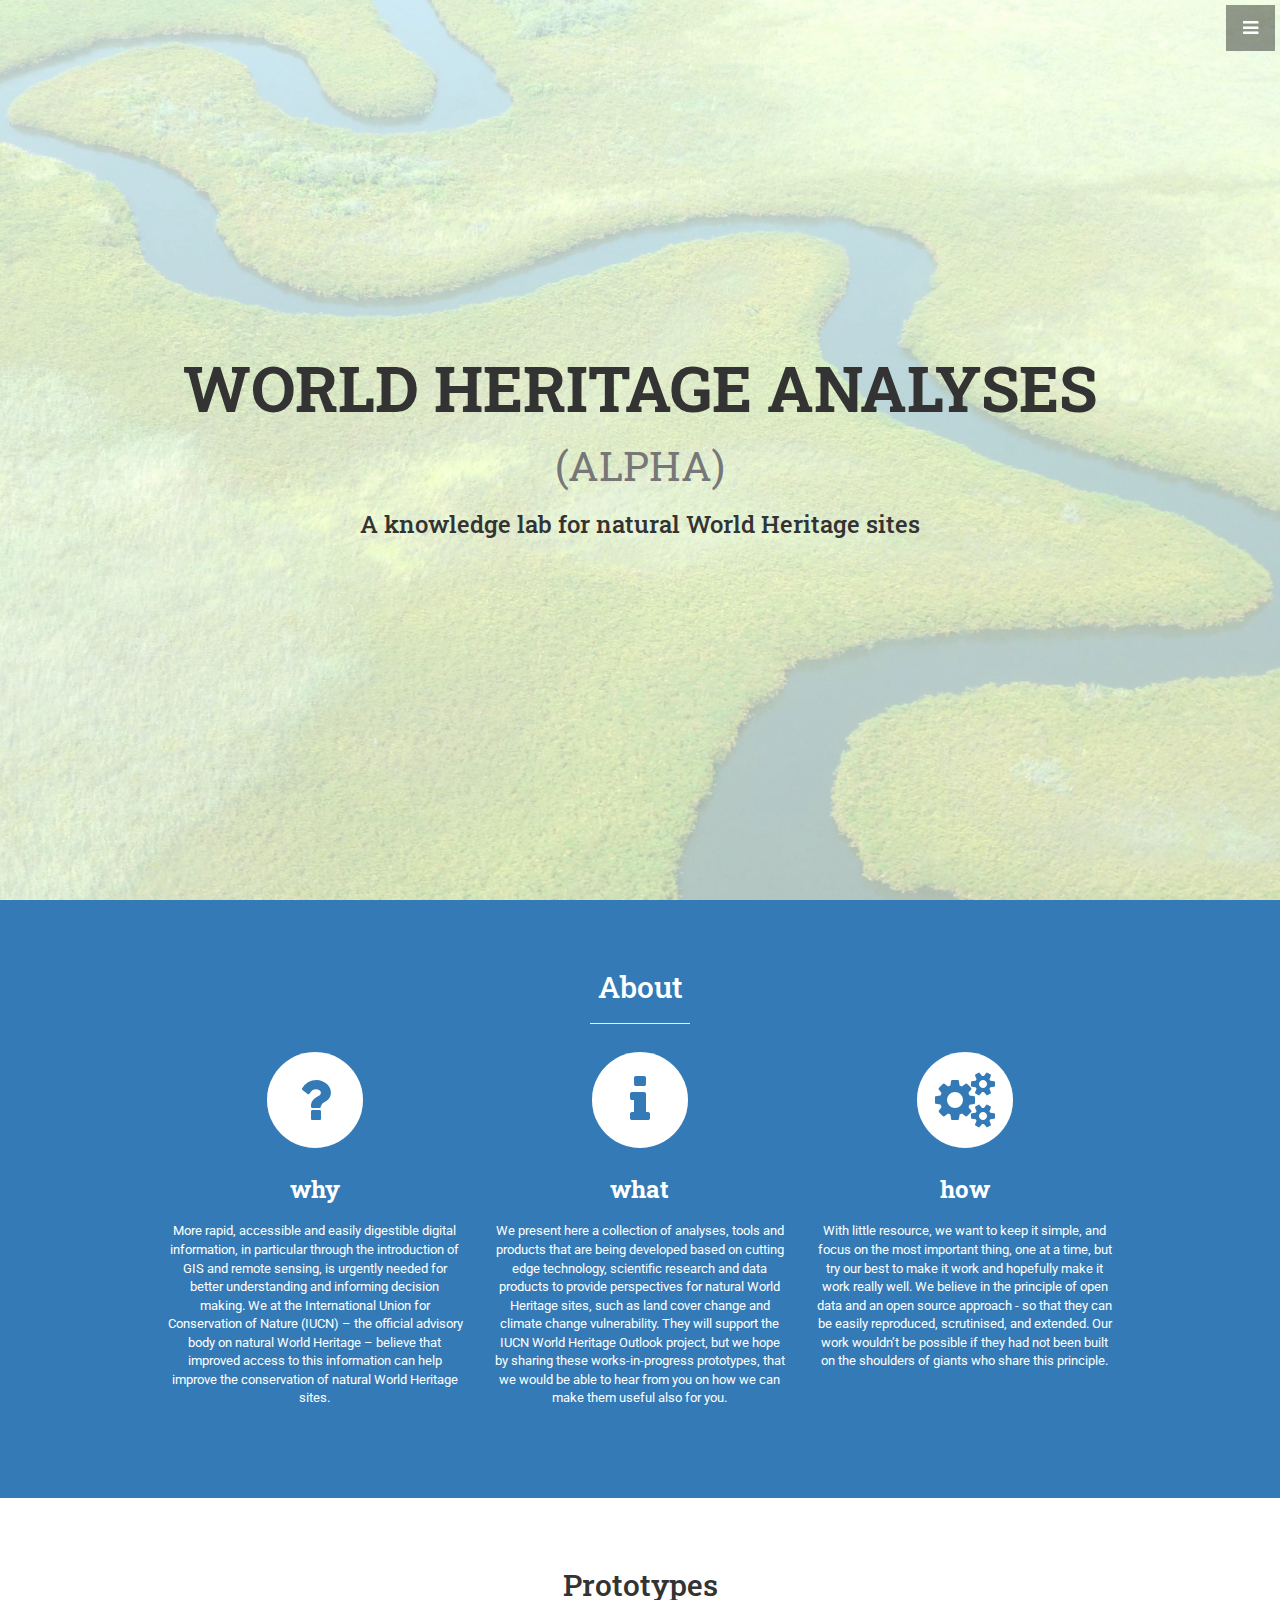
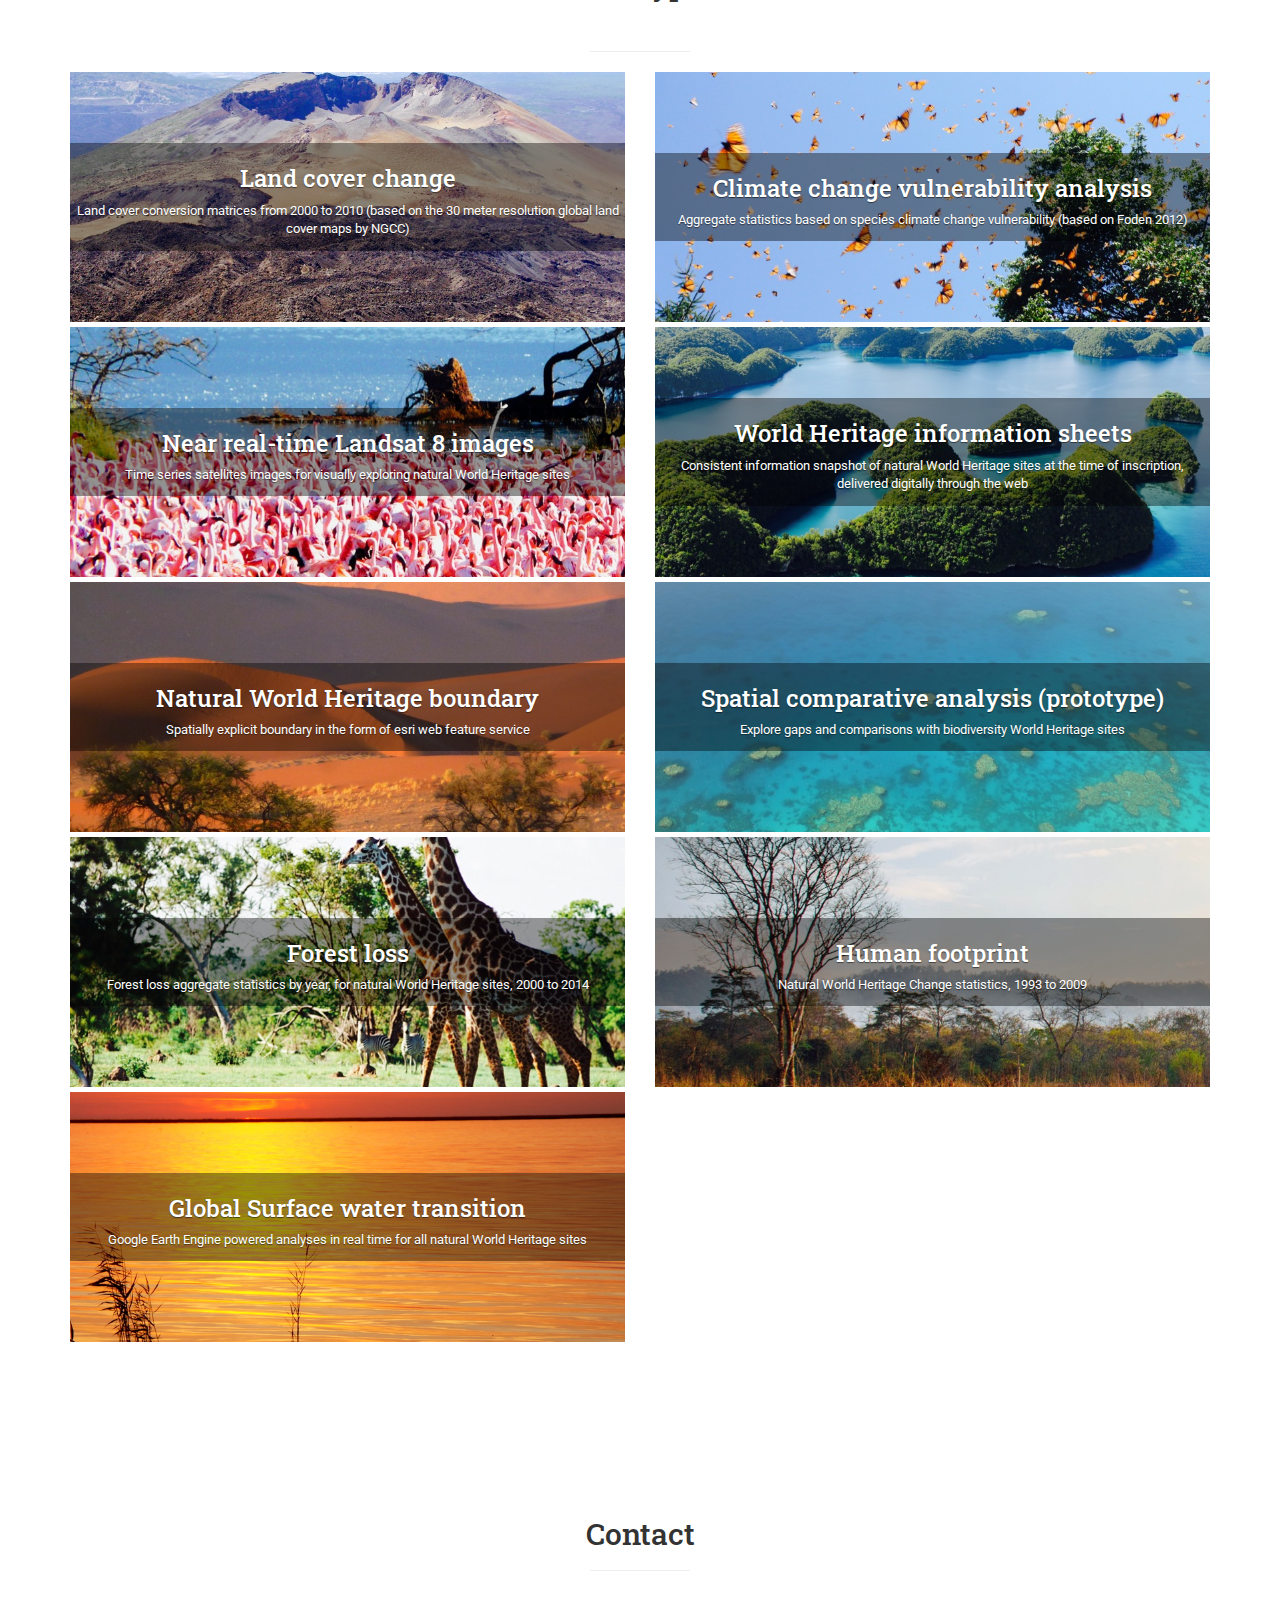
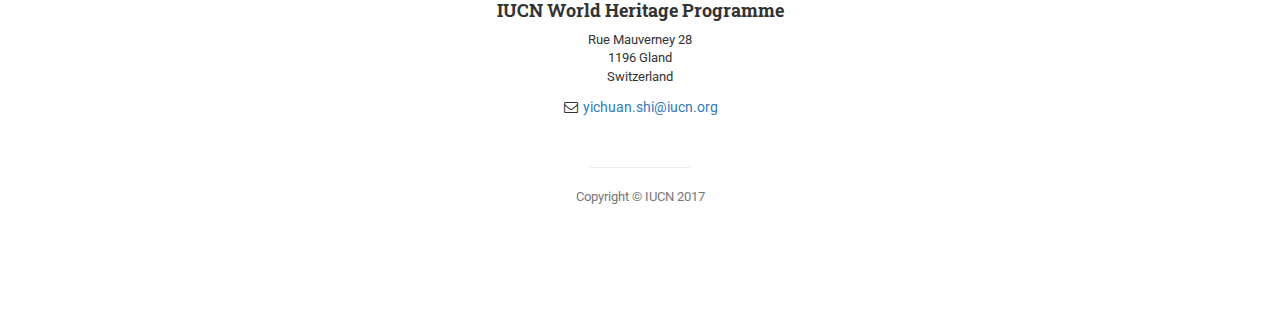
<file: index.html>
<!DOCTYPE html>
<html lang="en">

<head>
    <meta charset="utf-8">
    <meta http-equiv="X-UA-Compatible" content="IE=edge">
    <meta name="viewport" content="width=device-width, initial-scale=1">
    <meta name="description" content="">
    <meta name="author" content="">
    <title>World Heritage Analyses</title>
    <!-- Bootstrap Core CSS -->
    <link href="css/bootstrap.min.css" rel="stylesheet">
    <!-- Custom CSS -->
    <link href="css/stylish-portfolio.css" rel="stylesheet">
    <!-- Custom Fonts -->
    <link href="font-awesome/css/font-awesome.min.css" rel="stylesheet" type="text/css">
    <link href="https://fonts.googleapis.com/css?family=Roboto" rel="stylesheet">
    <link href="https://fonts.googleapis.com/css?family=Roboto+Slab" rel="stylesheet">
    <!-- HTML5 Shim and Respond.js IE8 support of HTML5 elements and media queries -->
    <!-- WARNING: Respond.js doesn't work if you view the page via file:// -->
    <!--[if lt IE 9]>
        <script src="https://oss.maxcdn.com/libs/html5shiv/3.7.0/html5shiv.js"></script>
        <script src="https://oss.maxcdn.com/libs/respond.js/1.4.2/respond.min.js"></script>
    <![endif]-->
    <style type="text/css">
    h1,
    h2,
    h3,
    h4 {
        font-family: 'Roboto Slab', serif;
    }
    
    p {
        font-size: 13px;
    }
    /*header background*/
    
    .header {
        display: table;
        position: relative;
        width: 100%;
        height: 100%;
        -webkit-background-size: cover;
        -moz-background-size: cover;
        background-size: cover;
        -o-background-size: cover;
    }
    
    .header .hover-text {
        background: rgba(255, 255, 255, 0.6);
    }
    
    .header h1 {
        text-transform: uppercase;
    }
    /*www*/
    
    div.service-item p {
        padding: 10px 0;
    }
    /*prototypes*/
    
    .prototypes {
        padding: 50px 0;
    }
    
    .prototypes h2 {
        padding: 0 0 30px 0;
    }
    
    .prototypes a:hover {
        text-decoration: none;
    }
    
    .prototypes-item {
        display: flex;
        flex-direction: column;
        justify-content: center;
        height: 250px;
        margin-bottom: 5px;
        background-size: 120%;
        background-position: center;
        transition: all 0.3s ease-in-out;
    }
    
    .prototypes-item .hover-text {
        color: white;
        text-shadow: 0 1px 1px rgba(0, 0, 0, 0.5);
        background: rgba(0, 0, 0, 0.4);
        padding: 2px;
    }
    
    .prototypes-item:hover {
        background-size: 110%;
    }
    
    .img-landcover {
        background-image: url("img/wh/thumb - 1.jpg");
    }
    
    .img-ccv {
        background-image: url("img/wh/thumb - 2.jpg");
    }
    
    .img-landsat {
        background-image: url("img/wh/thumb - 3.jpg");
    }
    
    .img-datasheet {
        background-image: url("img/wh/thumb - 4.jpg");
    }
    
    .img-wh_data {
        background-image: url("img/wh/thumb - 5.jpg");
    }
    
    .img-forest {
        background-image: url("img/wh/thumb - 6.jpg");
    }
    
    .img-whca {
        background-image: url("img/wh/thumb - 7.jpg");
    }
    
    .img-hf {
        background-image: url('img/wh/thumb - 8.jpg')
    }
    
    .img-1 {
        background-image: url('img/wh/thumb - 9.jpg')
    }
    
    .img-gee {
        background-image: url('img/wh/thumb - 10.jpg')
    }
    
    .img-2 {
        background-image: url('img/wh/thumb - 11.jpg')
    }
    </style>
</head>

<body>
    <!-- Navigation -->
    <a id="menu-toggle" href="#" class="btn btn-dark btn-lg toggle"><i class="fa fa-bars"></i></a>
    <nav id="sidebar-wrapper">
        <ul class="sidebar-nav">
            <a id="menu-close" href="#" class="btn btn-light btn-lg pull-right toggle"><i class="fa fa-times"></i></a>
            <li class="sidebar-brand">
                <a href="#top" onclick=$( "#menu-close").click();>The Lab</a>
            </li>
            <li>
                <a href="#top" onclick=$( "#menu-close").click();>Home</a>
            </li>
            <li>
                <a href="#about" onclick=$( "#menu-close").click();>About</a>
            </li>
            <li>
                <a href="#prototypes" onclick=$( "#menu-close").click();>Prototypes</a>
            </li>
            <li>
                <a href="#contact" onclick=$( "#menu-close").click();>Contact</a>
            </li>
            <li>
                <a href="./impact.html" onclick=$( "#menu-close").click();>Impact statement</a>
            </li>
        </ul>
    </nav>
    <!-- Header -->
    <header id="top" class="header">
        <div class="text-vertical-center hover-text">
            <h1>World Heritage Analyses<br><small>(alpha)</small></h1>
            <h3>A knowledge lab for natural World Heritage sites</h3>
        </div>
    </header>
    <!-- about -->
    <!-- The circle icons use Font Awesome's stacked icon classes. For more information, visit http://fontawesome.io/examples/ -->
    <section id="about" class="services bg-primary">
        <div class="container">
            <div class="row text-center">
                <div class="col-lg-10 col-lg-offset-1">
                    <h2>About</h2>
                    <hr class="small">
                    <div class="row">
                        <div class="col-sm-4 col-xs-12">
                            <div class="service-item">
                                <span class="fa-stack fa-4x">
                                <i class="fa fa-circle fa-stack-2x"></i>
                                <i class="fa fa-question fa-stack-1x text-primary"></i>
                            </span>
                                <h3>
                                    <strong>why</strong>
                                </h3>
                                <p>More rapid, accessible and easily digestible digital information, in particular through the introduction of GIS and remote sensing, is urgently needed for better understanding and informing decision making. We at the International Union for Conservation of Nature (IUCN) – the official advisory body on natural World Heritage – believe that improved access to this information can help improve the conservation of natural World Heritage sites. </p>
                            </div>
                        </div>
                        <div class="col-sm-4 col-xs-12">
                            <div class="service-item">
                                <span class="fa-stack fa-4x">
                                <i class="fa fa-circle fa-stack-2x"></i>
                                <i class="fa fa-info fa-stack-1x text-primary"></i>
                            </span>
                                <h3>
                                    <strong>what</strong>
                                </h3>
                                <p>We present here a collection of analyses, tools and products that are being developed based on cutting edge technology, scientific research and data products to provide perspectives for natural World Heritage sites, such as land cover change and climate change vulnerability. They will support the <a href='http://www.worldheritageoutlook.iucn.org' target='_blank' style="color:white">IUCN World Heritage Outlook</a> project, but we hope by sharing these works-in-progress prototypes, that we would be able to hear from you on how we can make them useful also for you.</p>
                            </div>
                        </div>
                        <div class="col-sm-4 col-xs-12">
                            <div class="service-item">
                                <span class="fa-stack fa-4x">
                                <i class="fa fa-circle fa-stack-2x"></i>
                                <i class="fa fa-gears fa-stack-1x text-primary"></i>
                            </span>
                                <h3>
                                    <strong>how</strong>
                                </h3>
                                <p>With little resource, we want to keep it simple, and focus on the most important thing, one at a time, but try our best to make it work and hopefully make it work really well. We believe in the principle of open data and an open source approach - so that they can be easily reproduced, scrutinised, and extended. Our work wouldn’t be possible if they had not been built on the shoulders of giants who share this principle.</p>
                            </div>
                        </div>
                    </div>
                </div>
            </div>
        </div>
    </section>
    <!-- prototypes -->
    <section id="prototypes" class='prototypes'>
        <div class="container">
            <div class="row">
                <div class="col-lg-12 text-center">
                    <h2>Prototypes</h2>
                    <hr class="small">
                    <div class="row">
                        <div class="col-sm-6 col-xs-12">
                            <a target="_blank" href="http://wh-app.yichuans.me/wh_app/landcover">
                                <div class="prototypes-item img-landcover">
                                    <div class="hover-text">
                                        <h3>Land cover change</h3>
                                        <p>Land cover conversion matrices from 2000 to 2010 (based on the 30 meter resolution global land cover maps by NGCC)
                                        </p>
                                    </div>
                                </div>
                            </a>
                        </div>
                        <div class="col-sm-6 col-xs-12">
                            <a target="_blank" href="http://wh-app.yichuans.me/ccv">
                                <div class="prototypes-item img-ccv">
                                    <div class="hover-text">
                                        <h3>Climate change vulnerability analysis</h3>
                                        <p>Aggregate statistics based on species climate change vulnerability (based on Foden 2012)
                                        </p>
                                    </div>
                                </div>
                            </a>
                        </div>
                        <div class="col-sm-6 col-xs-12">
                            <a target="_blank" href="http://wh-app.yichuans.me/landsat">
                                <div class="prototypes-item img-landsat">
                                    <div class="hover-text">
                                        <h3>Near real-time Landsat 8 images</h3>
                                        <p>Time series satellites images for visually exploring natural World Heritage sites
                                        </p>
                                    </div>
                                </div>
                            </a>
                        </div>
                        <div class="col-sm-6 col-xs-12">
                            <a target="_blank" href="https://yichuans.github.io/datasheet/output/">
                                <div class="prototypes-item img-datasheet">
                                    <div class="hover-text">
                                        <h3>World Heritage information sheets</h3>
                                        <p>Consistent information snapshot of natural World Heritage sites at the time of inscription, delivered digitally through the web</p>
                                    </div>
                                </div>
                            </a>
                        </div>
                        <div class="col-sm-6 col-xs-12">
                            <a target="_blank" href="http://wcmc.io/3f3e">
                                <div class="prototypes-item img-wh_data">
                                    <div class="hover-text">
                                        <h3>Natural World Heritage boundary</h3>
                                        <p>Spatially explicit boundary in the form of esri web feature service</p>
                                    </div>
                                </div>
                            </a>
                        </div>
                        <div class="col-sm-6 col-xs-12">
                            <a target="_blank" href="http://whca.yichuans.me">
                                <div class="prototypes-item img-whca">
                                    <div class="hover-text">
                                        <h3>Spatial comparative analysis (prototype)</h3>
                                        <p>Explore gaps and comparisons with biodiversity World Heritage sites</p>
                                    </div>
                                </div>
                            </a>
                        </div>
                        <div class="col-sm-6 col-xs-12">
                            <a target="_blank" href="http://world-heritage-analyses.greenfirescience.com/forest-loss/">
                                <div class="prototypes-item img-forest">
                                    <div class="hover-text">
                                        <h3>Forest loss</h3>
                                        <p>Forest loss aggregate statistics by year, for natural World Heritage sites, 2000 to 2014</p>
                                    </div>
                                </div>
                            </a>
                        </div>
                        <div class="col-sm-6 col-xs-12">
                            <a target="_blank" href="http://world-heritage-analyses.greenfirescience.com/human-footprint/">
                                <div class="prototypes-item img-hf">
                                    <div class="hover-text">
                                        <h3>Human footprint</h3>
                                        <p>Natural World Heritage Change statistics, 1993 to 2009</p>
                                    </div>
                                </div>
                            </a>
                        </div>
                        <div class="col-sm-6 col-xs-12">
                            <a target="_blank" href="https://yichuans413.appspot.com/">
                                <div class="prototypes-item img-gee">
                                    <div class="hover-text">
                                        <h3>Global Surface water transition</h3>
                                        <p>Google Earth Engine powered analyses in real time for all natural World Heritage sites</p>
                                    </div>
                                </div>
                            </a>
                        </div>
                    </div>
                </div>
            </div>
    </section>
    <!-- Footer -->
    <footer>
        <div id='contact' class="container">
            <div class="col-lg-10 col-lg-offset-1 text-center">
                <h2>Contact</h2>
                <hr class="small">
                <div class="row">
                    <h4><strong>IUCN World Heritage Programme</strong>
                    </h4>
                    <p>Rue Mauverney 28
                        <br> 1196 Gland
                        <br> Switzerland
                    </p>
                    <ul class="list-unstyled">
                        <li><i class="fa fa-envelope-o fa-fw"></i> <a href="mailto:yichuan.shi@iucn.org">yichuan.shi@iucn.org</a>
                        </li>
                    </ul>
                    <br>
                    <hr class="small">
                    <p class="text-muted">Copyright &copy; IUCN 2017</p>
                </div>
            </div>
        </div>
        <a id="to-top" href="#top" class="btn btn-dark btn-lg"><i class="fa fa-chevron-up fa-fw fa-1x"></i></a>
    </footer>
    <!-- jQuery -->
    <script src="js/jquery.js"></script>
    <!-- Bootstrap Core JavaScript -->
    <script src="js/bootstrap.min.js"></script>
    <!-- Custom Theme JavaScript -->
    <script>
    // Closes the sidebar menu
    $("#menu-close").click(function(e) {
        e.preventDefault();
        $("#sidebar-wrapper").toggleClass("active");
    });
    // Opens the sidebar menu
    $("#menu-toggle").click(function(e) {
        e.preventDefault();
        $("#sidebar-wrapper").toggleClass("active");
    });
    // Scrolls to the selected menu item on the page
    $(function() {
        $('a[href*=#]:not([href=#],[data-toggle],[data-target],[data-slide])').click(function() {
            if (location.pathname.replace(/^\//, '') == this.pathname.replace(/^\//, '') || location.hostname == this.hostname) {
                var target = $(this.hash);
                target = target.length ? target : $('[name=' + this.hash.slice(1) + ']');
                if (target.length) {
                    $('html,body').animate({
                        scrollTop: target.offset().top
                    }, 1000);
                    return false;
                }
            }
        });
    });
    //#to-top button appears after scrolling
    var fixed = false;
    $(document).scroll(function() {
        if ($(this).scrollTop() > 250) {
            if (!fixed) {
                fixed = true;
                // $('#to-top').css({position:'fixed', display:'block'});
                $('#to-top').show("slow", function() {
                    $('#to-top').css({
                        position: 'fixed',
                        display: 'block'
                    });
                });
            }
        } else {
            if (fixed) {
                fixed = false;
                $('#to-top').hide("slow", function() {
                    $('#to-top').css({
                        display: 'none'
                    });
                });
            }
        }
    });
    // Disable Google Maps scrolling
    // See http://stackoverflow.com/a/25904582/1607849
    // Disable scroll zooming and bind back the click event
    var onMapMouseleaveHandler = function(event) {
        var that = $(this);
        that.on('click', onMapClickHandler);
        that.off('mouseleave', onMapMouseleaveHandler);
        that.find('iframe').css("pointer-events", "none");
    }
    var onMapClickHandler = function(event) {
            var that = $(this);
            // Disable the click handler until the user leaves the map area
            that.off('click', onMapClickHandler);
            // Enable scrolling zoom
            that.find('iframe').css("pointer-events", "auto");
            // Handle the mouse leave event
            that.on('mouseleave', onMapMouseleaveHandler);
        }
        // Enable map zooming with mouse scroll when the user clicks the map
    $('.map').on('click', onMapClickHandler);
    </script>
    <script>
    (function(i, s, o, g, r, a, m) {
        i['GoogleAnalyticsObject'] = r;
        i[r] = i[r] || function() {
            (i[r].q = i[r].q || []).push(arguments)
        }, i[r].l = 1 * new Date();
        a = s.createElement(o),
            m = s.getElementsByTagName(o)[0];
        a.async = 1;
        a.src = g;
        m.parentNode.insertBefore(a, m)
    })(window, document, 'script', 'https://www.google-analytics.com/analytics.js', 'ga');

    ga('create', 'UA-61833965-5', 'auto');
    ga('send', 'pageview');
    </script>
</body>

</html>
</file>
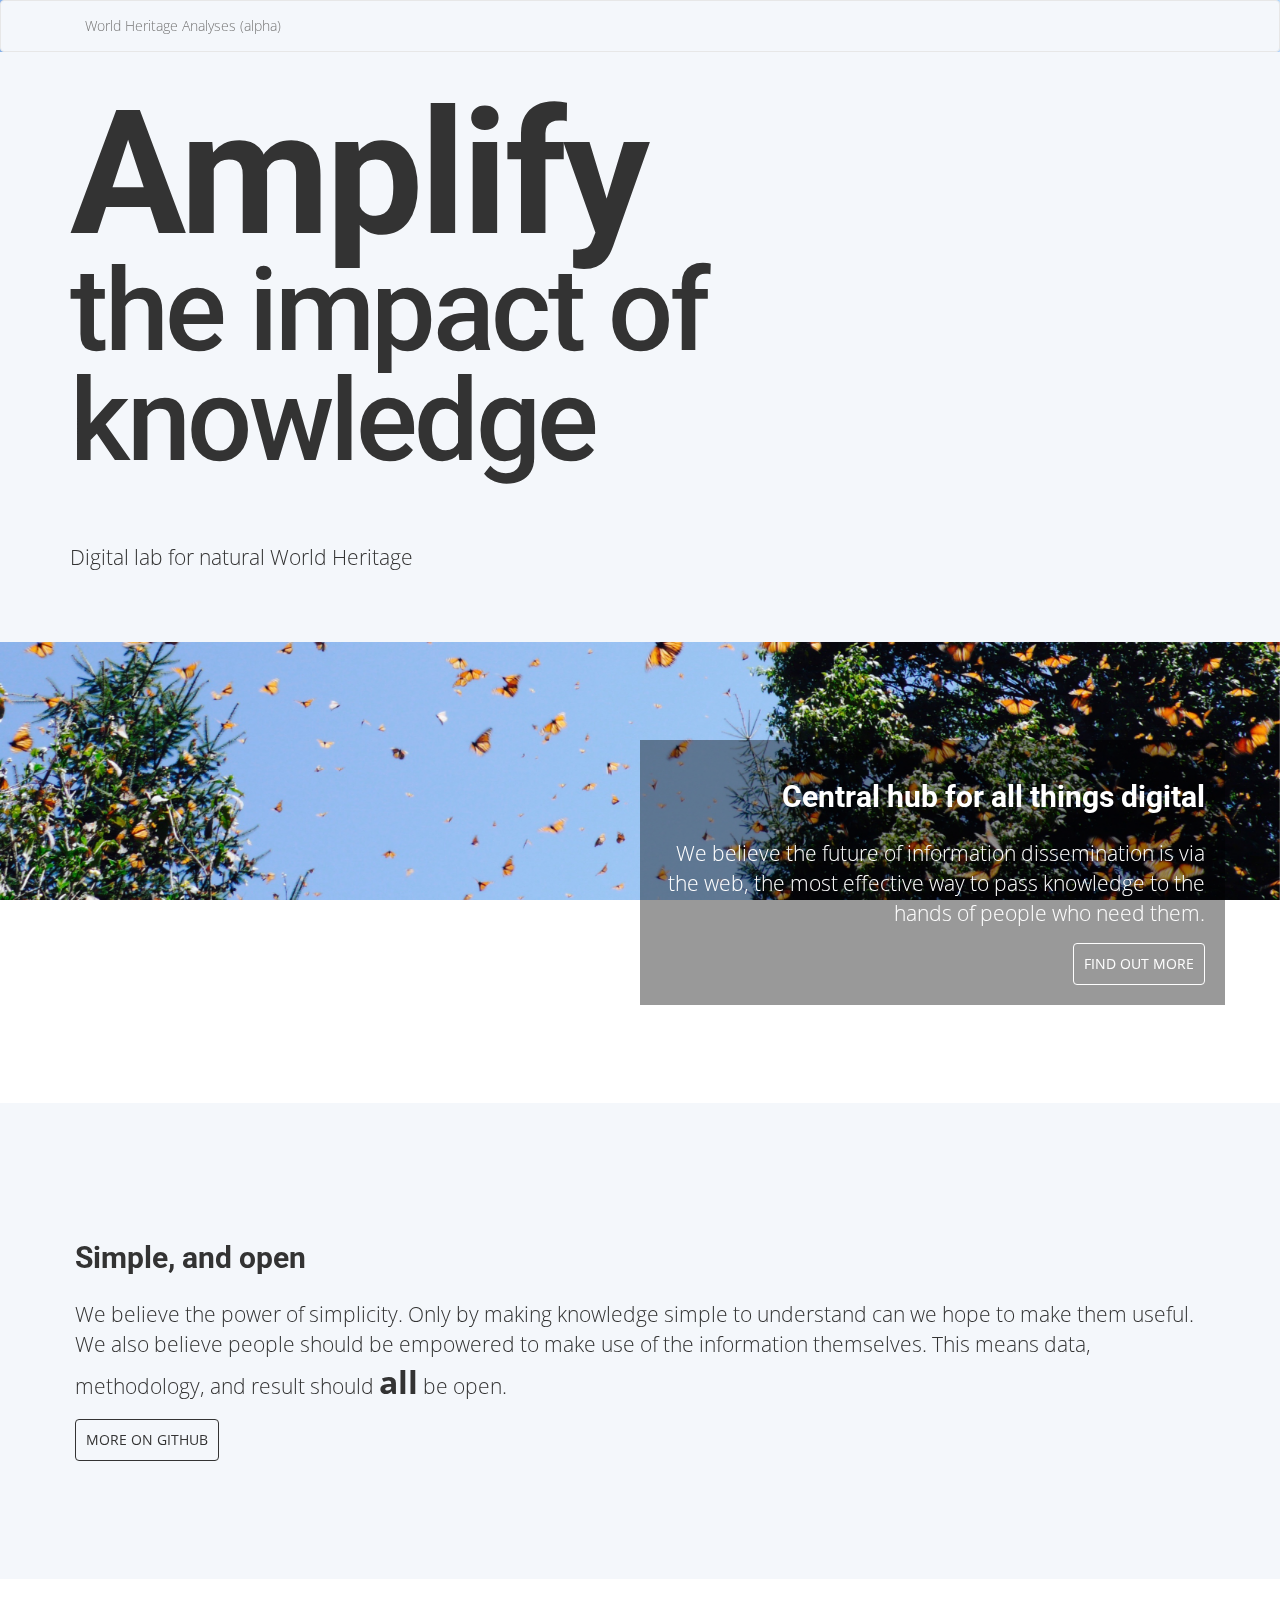
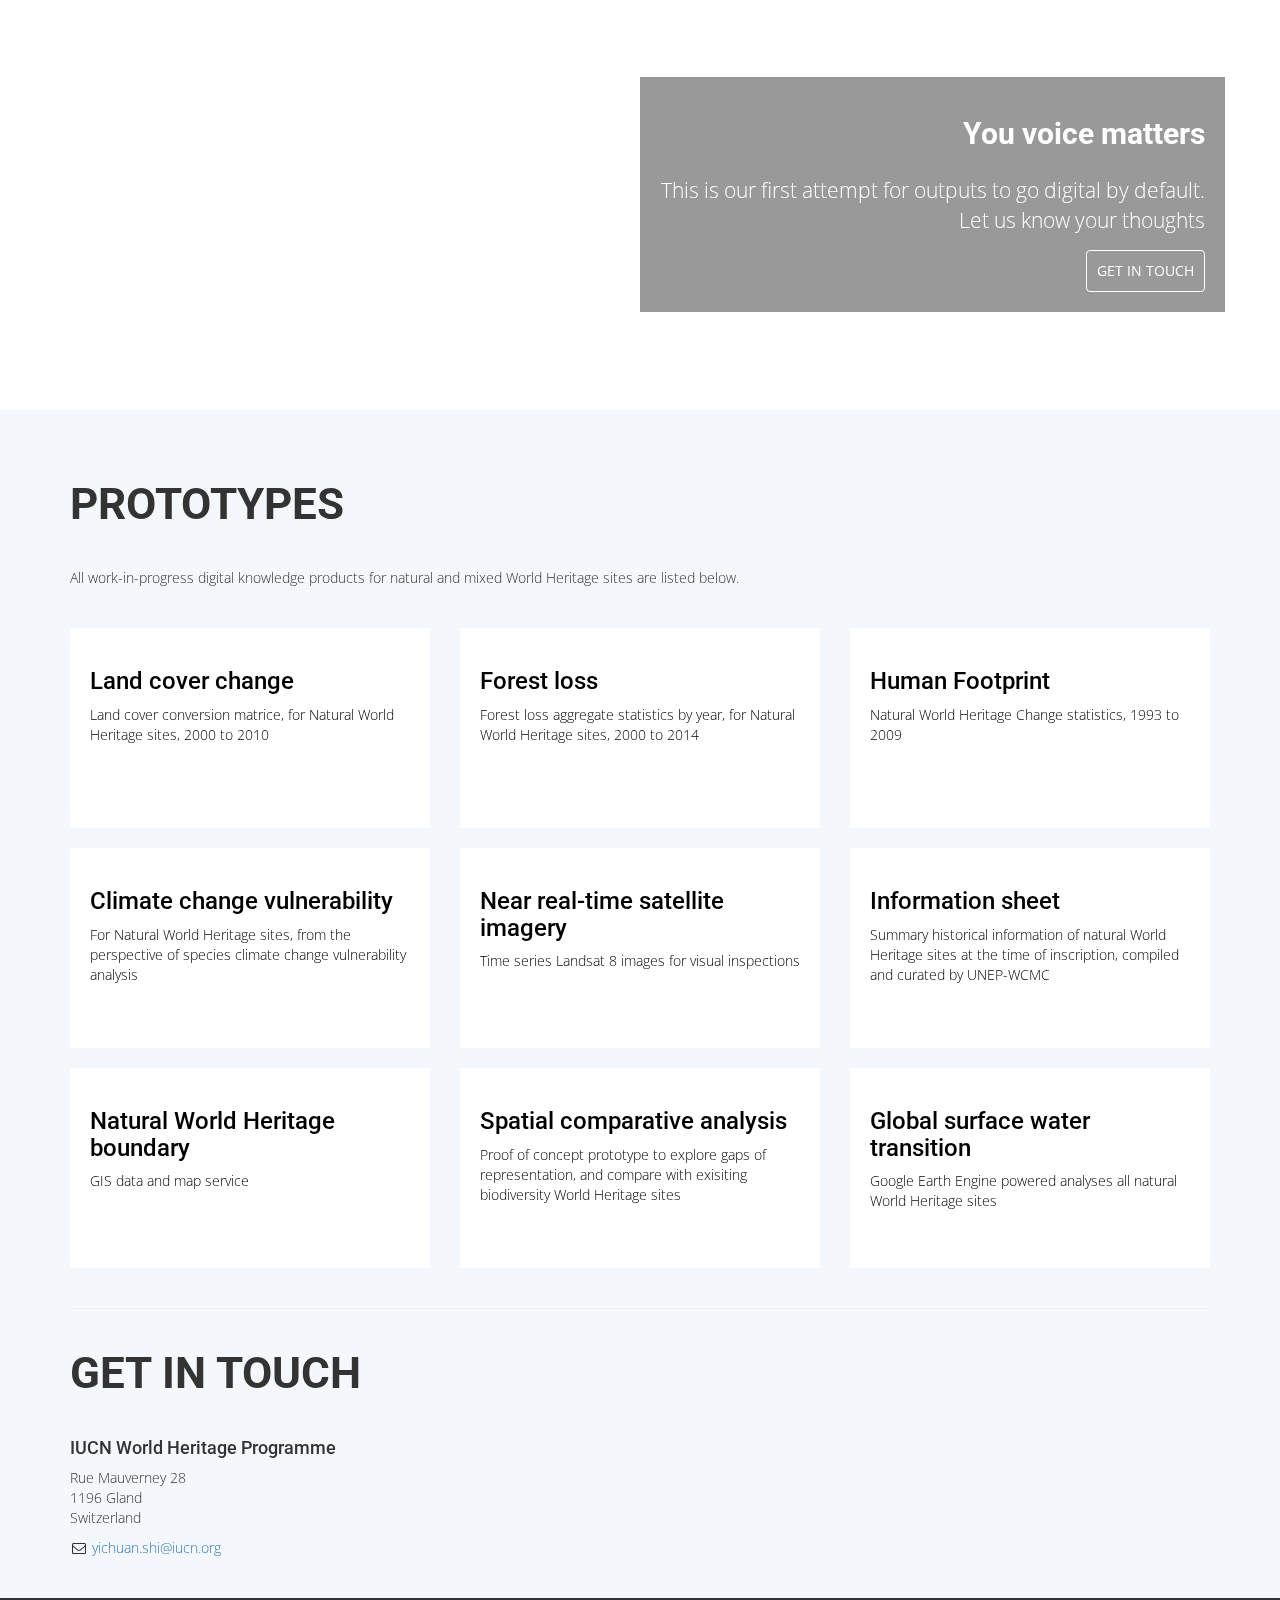
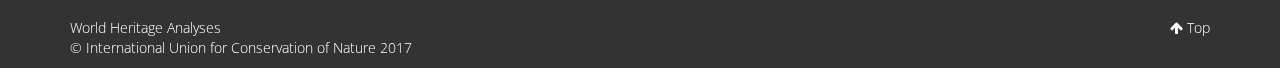
<file: impact.html>
<!DOCTYPE html>
<html lang="en">

<head>
    <meta charset="utf-8">
    <meta http-equiv="X-UA-Compatible" content="IE=edge">
    <meta name="viewport" content="width=device-width, initial-scale=1">
    <meta name="description" content="">
    <meta name="author" content="">
    <title>World Heritage Analyses</title>
    <!-- Bootstrap Core CSS -->
    <link href="css/bootstrap.min.css" rel="stylesheet">
    <!-- Custom CSS -->
    <!-- Custom Fonts -->
    <link href="font-awesome/css/font-awesome.min.css" rel="stylesheet" type="text/css">
    <link href="https://fonts.googleapis.com/css?family=Open+Sans:300,400|Roboto:400,700" rel="stylesheet">
    <!-- HTML5 Shim and Respond.js IE8 support of HTML5 elements and media queries -->
    <!-- WARNING: Respond.js doesn't work if you view the page via file:// -->
    <!--[if lt IE 9]>
        <script src="https://oss.maxcdn.com/libs/html5shiv/3.7.0/html5shiv.js"></script>
        <script src="https://oss.maxcdn.com/libs/respond.js/1.4.2/respond.min.js"></script>
    <![endif]-->
    <style type="text/css">
    h1,
    h2,
    h3,
    h4 {
        font-family: 'Roboto', sans-serif;
    }
    
    p,
    a {
        font-family: 'Open Sans', sans-serif;
        ;
        font-weight: 300;
    }
    /*header background*/
    
    .prototypes {
        background-color: #f4f7fb;
        padding-top: 50px;
    }
    
    .prototypes h2 {
        padding: 0 0 30px 0;
    }
    
    .prototypes-item {
        display: flex;
        flex-direction: column;
        min-height: 200px;
        padding: 20px;
        margin-bottom: 20px;
        background-color: #fff;
        color: black;
    }
    
    .prototypes a:hover {
        text-decoration: none;
    }
    
    .img-landcover {
        background: linear-gradient( 90deg, rgba(255, 255, 255, 1), rgba(255, 255, 255, 0.5)), url("img/wh/thumb - 1.jpg");
        background-size: cover;
    }
    
    header {
        /*height: 100%;*/
        padding-bottom: 40px;
    }
    
    .landing {
        display: flex;
        flex-direction: column;
        padding-top: 20px;
        padding-bottom: 20px;
        /*justify-content: center;*/
    }
    
    .landing p,
    .landing h1 {
        max-width: 80%;
        /*margin-left: 5%;*/
    }
    
    .landing h1 {
        font-size: 9vw;
        padding-bottom: 5%;
        letter-spacing: -0.03em;
        line-height: 0.95
    }
    
    .landing p {
        font-size: 21px;
    }
    
    strong {
        font-size: 1.5em;
    }
    
    .img-landcover {
        background-image: url("img/wh/thumb - 1.jpg");
    }
    
    .img-ccv {
        background-image: url("img/wh/thumb - 2.jpg");
    }
    
    .img-landsat {
        background-image: url("img/wh/thumb - 3.jpg");
    }
    
    .img-datasheet {
        background-image: url("img/wh/thumb - 4.jpg");
    }
    
    .img-wh_data {
        background-image: url("img/wh/thumb - 5.jpg");
    }
    
    .img-forest {
        background-image: url("img/wh/thumb - 6.jpg");
    }
    
    .img-whca {
        background-image: url("img/wh/thumb - 7.jpg");
    }
    
    .jumbotron {
        margin-bottom: 0px;
        background-color: transparent;
    }
    
    .info-box {
        margin-top: 50px;
        margin-bottom: 50px;
        padding: 20px;
    }
    
    .info-box h2 {
        font-weight: 700;
        margin-bottom: 25px;
    }
    
    .info-box a {
        border: 1px solid;
        line-height: 20px;
        padding: 10px;
        text-decoration: none;
        text-transform: uppercase;
        background: none;
    }
    
    .info-left {}
    
    .info-right {
        float: right;
        text-align: right;
    }
    
    .info-light {
        background-color: rgba(255, 255, 255, 0.6);
    }
    
    .info-dark {
        color: white;
        background-color: rgba(0, 0, 0, 0.4);
    }
    
    .info-light a {}
    
    .info-dark a {
        color: white;
    }
    
    .info-section {
        margin-bottom: 30px;
    }
    
    .info-section h2 {
        font-weight: 700;
        text-transform: uppercase;
        font-size: 44px;
        padding-bottom: 30px;
    }
    /*
    #contact {
        background-color: rgba(217, 237, 247, 0.48);
        margin-bottom: 20px;
    }
*/
    
    @media (max-width:425px) {
        .landing p,
        .landing h1,
        p.navbar-text {
            max-width: 100%;
            text-align: center;
        }
        .landing h1 {
            font-size: 50px;
            padding-bottom: 5%;
            letter-spacing: -0.03em;
            line-height: 0.95
        }
        .landing p {
            font-size: 21px;
        }
        .info-section {
            text-align: center;
        }
        .info-box {
            text-align: center;
        }
        .prototypes-item {
            min-height: 150px;
        }
    }
    
    footer {
        padding-top: 20px;
        background-color: #333;
        color: white;
    }
    
    #float-background {
        height: 100%;
        width: 100%;
        position: fixed;
        top: 0;
        z-index: -9999;
        background-position: center;
        background-size: cover;
        background-image: url("img/wh/wh - 2.jpg");
        /*        background-attachment: fixed;
*/
    }
    
    .default-background {
        background-color: #f4f7fb;
    }
    
    .kl-nav {
        margin-bottom: 0px;
    }
    </style>
</head>

<body>
    <div id='float-background'></div>
    <!-- Navigation -->
    <nav class="navbar navbar-default kl-nav default-background">
        <div class="container">
            <p class="navbar-text">World Heritage Analyses (alpha)</p>
            <!-- <a class="navbar-brand" href="#">Natural World Heritage Knowledge Lab</a> -->
        </div>
    </nav>
    <!-- Header -->
    <header class='default-background'>
        <div class="container landing">
            <h1><strong>Amplify</strong> <br/> the impact of knowledge</h1>
            <p>Digital lab for natural World Heritage</p>
        </div>
    </header>
    <!-- about -->
    <section id='about'>
        <div class="jumbotron">
            <div class="container">
                <div class='row'>
                    <div class='col-md-6 info-box info-right info-dark'>
                        <h2>Central hub for all things digital </h2>
                        <p>We believe the future of information dissemination is via the web, the most effective way to pass knowledge to the hands of people who need them.</p>
                        </p>
                        <a class="btn btn-default" href="#prototypes" role="button">Find out More</a>
                    </div>
                </div>
            </div>
        </div>
        <div class="jumbotron default-background">
            <div class="container">
                <div class='row'>
                    <div class='col-md-12 info-box info-left'>
                        <h2>Simple, and open
                        </h2>
                        <p>We believe the power of simplicity. Only by making knowledge simple to understand can we hope to make them useful. We also believe people should be empowered to make use of the information themselves. This means data, methodology, and result should <strong>all</strong> be open.</p>
                        <a class="btn btn-default" target='_blank' href="https://github.com/Yichuans/wh-knowledge-lab" role="button">More on Github</a>
                    </div>
                </div>
            </div>
        </div>
        <div class="jumbotron">
            <div class="container">
                <div class='row'>
                    <div class='col-md-6 info-box info-dark info-right'>
                        <h2>You voice matters</h2>
                        <p>This is our first attempt for outputs to go digital by default. Let us know your thoughts</p>
                        <a class="btn btn-default" href="#contact" role="button">Get in touch</a>
                    </div>
                </div>
            </div>
        </div>
    </section>
    <!-- prototypes -->
    <section id="prototypes" class='prototypes'>
        <div class="container">
            <div class="row">
                <div class="col-lg-12 info-section">
                    <h2>Prototypes</h2>
                    <p>All work-in-progress digital knowledge products for natural and mixed World Heritage sites are listed below.</p>
                </div>
            </div>
            <div class="row">
                <div class="col-md-4 col-sm-6 col-xs-12">
                    <a target="_blank" href="http://wh-app.yichuans.me/wh_app/landcover">
                        <div class="prototypes-item">
                            <h3>Land cover change</h3>
                            <p>Land cover conversion matrice, for Natural World Heritage sites, 2000 to 2010
                            </p>
                        </div>
                    </a>
                </div>
                <div class="col-md-4 col-sm-6 col-xs-12">
                    <a target="_blank" href="http://world-heritage-analyses.greenfirescience.com/forest-loss/">
                        <div class="prototypes-item">
                            <h3>Forest loss</h3>
                            <p>Forest loss aggregate statistics by year, for Natural World Heritage sites, 2000 to 2014
                            </p>
                        </div>
                    </a>
                </div>
                <div class="col-md-4 col-sm-6 col-xs-12">
                    <a target="_blank" href="http://world-heritage-analyses.greenfirescience.com/human-footprint/">
                        <div class="prototypes-item">
                            <h3>Human Footprint</h3>
                            <p>Natural World Heritage Change statistics, 1993 to 2009
                            </p>
                        </div>
                    </a>
                </div>
                <div class="col-md-4 col-sm-6 col-xs-12">
                    <a target="_blank" href="http://wh-app.yichuans.me/ccv">
                        <div class="prototypes-item">
                            <h3>Climate change vulnerability</h3>
                            <p>For Natural World Heritage sites, from the perspective of species climate change vulnerability analysis
                            </p>
                        </div>
                    </a>
                </div>
                <div class="col-md-4 col-sm-6 col-xs-12">
                    <a target="_blank" href="http://wh-app.yichuans.me/landsat">
                        <div class="prototypes-item">
                            <h3>Near real-time satellite imagery</h3>
                            <p>Time series Landsat 8 images for visual inspections
                            </p>
                        </div>
                    </a>
                </div>
                <div class="col-md-4 col-sm-6 col-xs-12">
                    <a target="_blank" href="https://yichuans.github.io/datasheet/output">
                        <div class="prototypes-item">
                            <h3>Information sheet</h3>
                            <p>Summary historical information of natural World Heritage sites at the time of inscription, compiled and curated by UNEP-WCMC</p>
                        </div>
                    </a>
                </div>
                <div class="col-md-4 col-sm-6 col-xs-12">
                    <a target="_blank" href="http://wcmc.io/3f3e">
                        <div class="prototypes-item">
                            <h3>Natural World Heritage boundary</h3>
                            <p>GIS data and map service</p>
                        </div>
                    </a>
                </div>
                <div class="col-md-4 col-sm-6 col-xs-12">
                    <a target="_blank" href="http://whca.yichuans.me">
                        <div class="prototypes-item">
                            <h3>Spatial comparative analysis</h3>
                            <p>Proof of concept prototype to explore gaps of representation, and compare with exisiting biodiversity World Heritage sites</p>
                        </div>
                    </a>
                </div>
                <div class="col-md-4 col-sm-6 col-xs-12">
                    <a target="_blank" href="https://yichuans413.appspot.com/">
                        <div class="prototypes-item">
                            <h3>Global surface water transition</h3>
                            <p>Google Earth Engine powered analyses all natural World Heritage sites</p>
                        </div>
                    </a>
                </div>
            </div>
            <hr>
        </div>
    </section>
    <!-- Footer -->
    <section id='contact' class='default-background'>
        <div class="container">
            <div class="row">
                <div class="col-lg-12 info-section">
                    <h2>Get in touch</h2>
                    <h4>IUCN World Heritage Programme</h4>
                    <p>Rue Mauverney 28
                        <br> 1196 Gland
                        <br> Switzerland
                    </p>
                    <ul class="list-unstyled">
                        <li><i class="fa fa-envelope-o fa-fw"></i> <a href="mailto:yichuan.shi@iucn.org">yichuan.shi@iucn.org</a>
                        </li>
                    </ul>
                </div>
            </div>
        </div>
    </section>
    <!-- copy right -->
    <footer>
        <section id='copy-right'>
            <div class='container'>
                <div class="row">
                    <div class="col-xs-10">
                        <p>World Heritage Analyses
                            <br/> &copy; International Union for Conservation of Nature 2017</p>
                    </div>
                    <div class="col-xs-2">
                        <p class="pull-right"><i class="fa fa-arrow-up"></i> <a href="#" style="color:white">Top</a></p>
                    </div>
                </div>
            </div>
        </section>
    </footer>
    <!-- jQuery -->
    <script src="js/jquery.js"></script>
    <!-- Bootstrap Core JavaScript -->
    <script src="js/bootstrap.min.js"></script>
    <!-- Custom Theme JavaScript -->
    <script>
    (function(i, s, o, g, r, a, m) {
        i['GoogleAnalyticsObject'] = r;
        i[r] = i[r] || function() {
            (i[r].q = i[r].q || []).push(arguments)
        }, i[r].l = 1 * new Date();
        a = s.createElement(o),
            m = s.getElementsByTagName(o)[0];
        a.async = 1;
        a.src = g;
        m.parentNode.insertBefore(a, m)
    })(window, document, 'script', 'https://www.google-analytics.com/analytics.js', 'ga');

    ga('create', 'UA-61833965-5', 'auto');
    ga('send', 'pageview');
    </script>
</body>

</html>
</file>
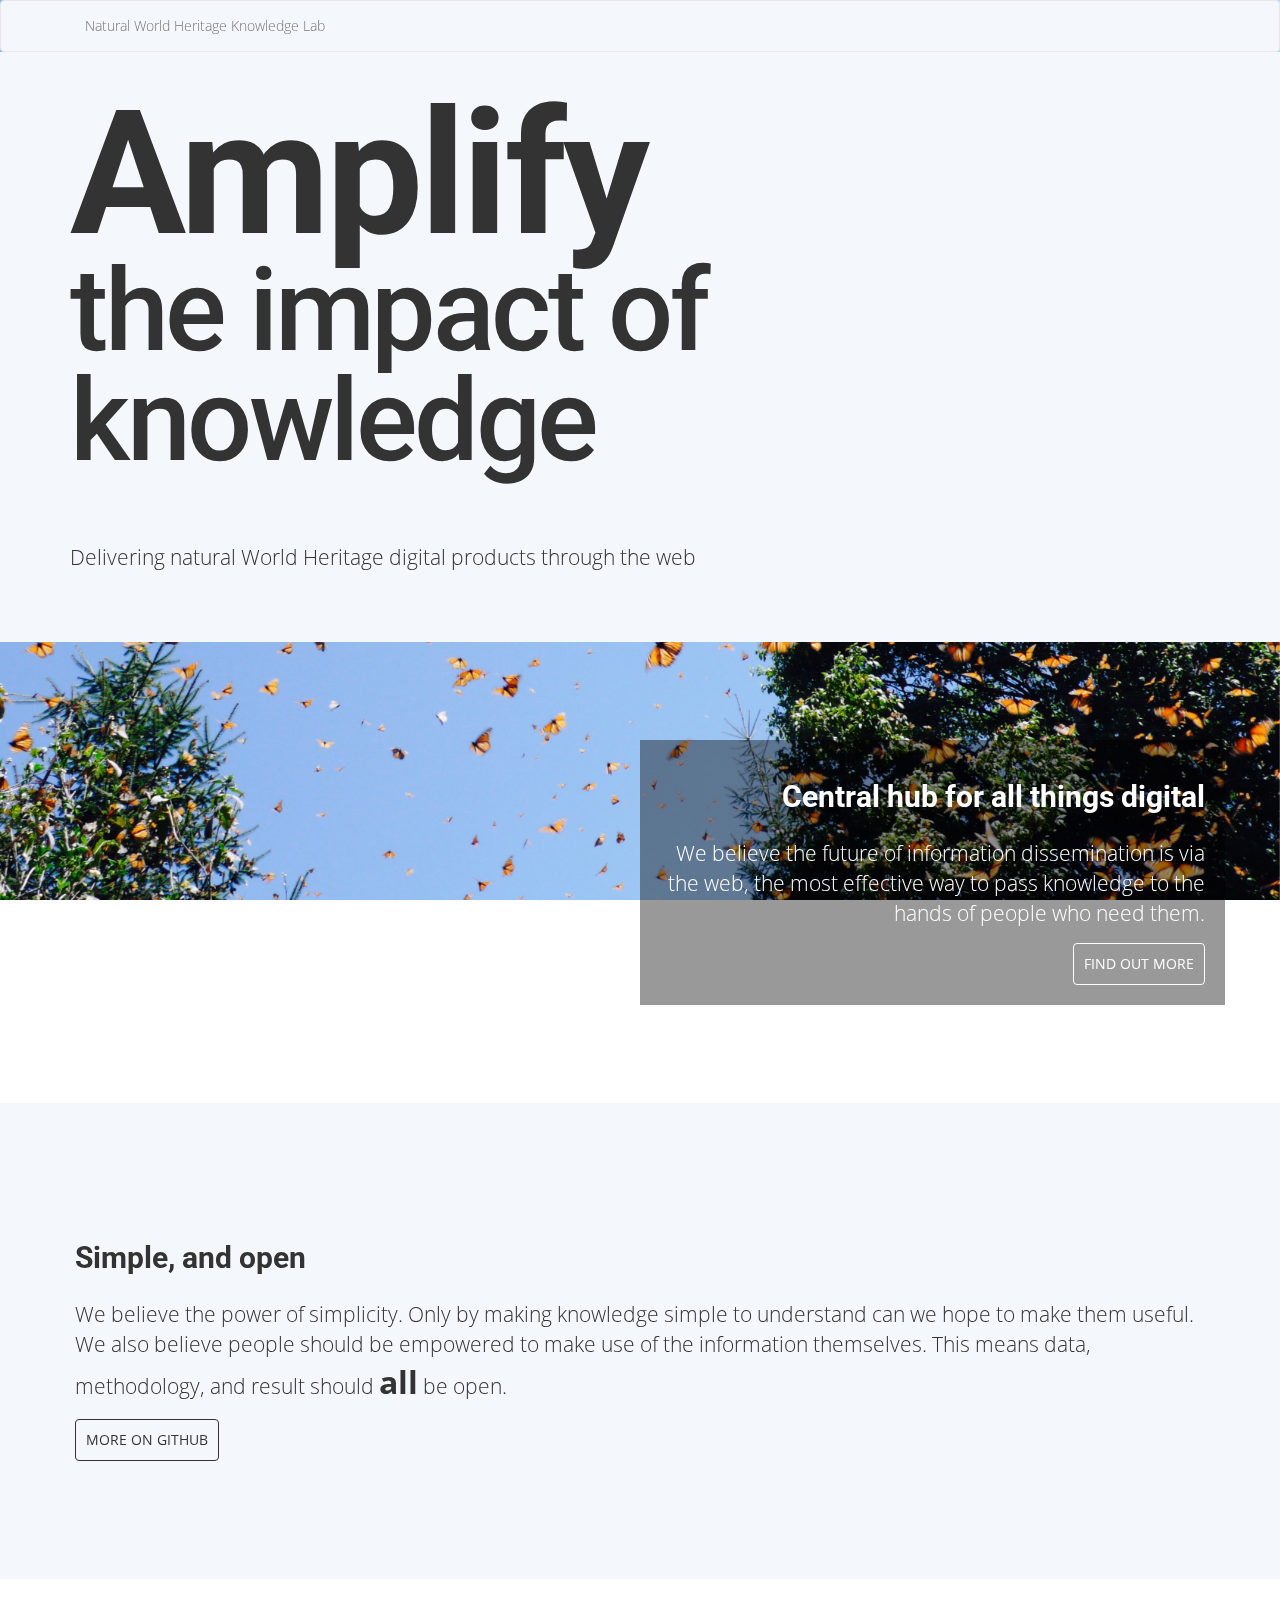
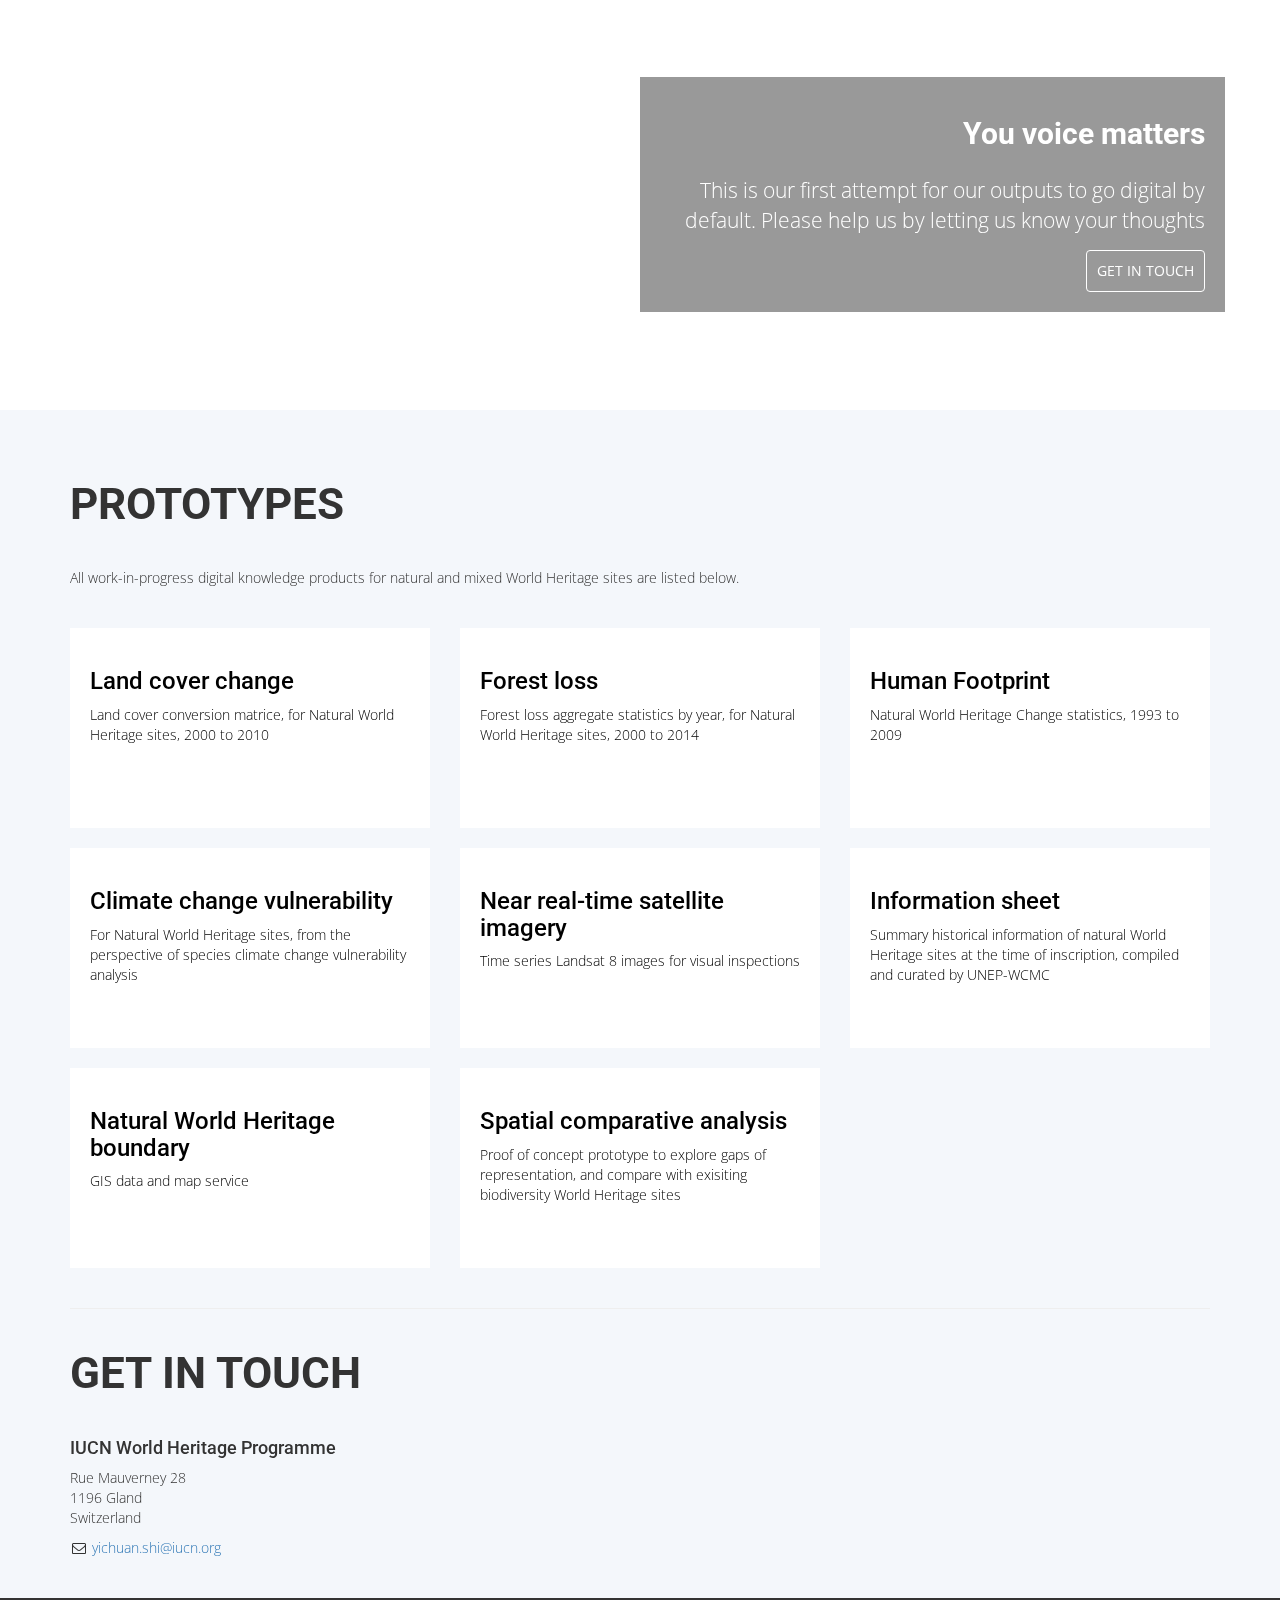
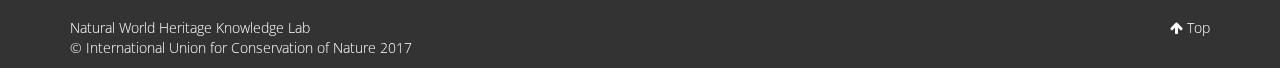
<file: impact_old.html>
<!DOCTYPE html>
<html lang="en">

<head>
    <meta charset="utf-8">
    <meta http-equiv="X-UA-Compatible" content="IE=edge">
    <meta name="viewport" content="width=device-width, initial-scale=1">
    <meta name="description" content="">
    <meta name="author" content="">
    <title>World Heritage Knowledge Lab</title>
    <!-- Bootstrap Core CSS -->
    <link href="css/bootstrap.min.css" rel="stylesheet">
    <!-- Custom CSS -->
    <!-- Custom Fonts -->
    <link href="font-awesome/css/font-awesome.min.css" rel="stylesheet" type="text/css">
    <link href="https://fonts.googleapis.com/css?family=Open+Sans:300,400|Roboto:400,700" rel="stylesheet">
    <!-- HTML5 Shim and Respond.js IE8 support of HTML5 elements and media queries -->
    <!-- WARNING: Respond.js doesn't work if you view the page via file:// -->
    <!--[if lt IE 9]>
        <script src="https://oss.maxcdn.com/libs/html5shiv/3.7.0/html5shiv.js"></script>
        <script src="https://oss.maxcdn.com/libs/respond.js/1.4.2/respond.min.js"></script>
    <![endif]-->
    <style type="text/css">
    h1,
    h2,
    h3,
    h4 {
        font-family: 'Roboto', sans-serif;
    }
    
    p,
    a {
        font-family: 'Open Sans', sans-serif;
        ;
        font-weight: 300;
    }
    /*header background*/
    
    .prototypes {
        background-color: #f4f7fb;
        padding-top: 50px;
    }
    
    .prototypes h2 {
        padding: 0 0 30px 0;
    }
    
    .prototypes-item {
        display: flex;
        flex-direction: column;
        min-height: 200px;
        padding: 20px;
        margin-bottom: 20px;
        background-color: #fff;
        color: black;
    }
    
    .prototypes a:hover {
        text-decoration: none;
    }
    
    .img-landcover {
        background: linear-gradient( 90deg, rgba(255, 255, 255, 1), rgba(255, 255, 255, 0.5)), url("img/wh/thumb - 1.jpg");
        background-size: cover;
    }
    
    header {
        /*height: 100%;*/
        padding-bottom: 40px;
    }
    
    .landing {
        display: flex;
        flex-direction: column;
        padding-top: 20px;
        padding-bottom: 20px;
        /*justify-content: center;*/
    }
    
    .landing p,
    .landing h1 {
        max-width: 80%;
        /*margin-left: 5%;*/
    }
    
    .landing h1 {
        font-size: 9vw;
        padding-bottom: 5%;
        letter-spacing: -0.03em;
        line-height: 0.95
    }
    
    .landing p {
        font-size: 21px;
    }
    
    strong {
        font-size: 1.5em;
    }
    
    .img-landcover {
        background-image: url("img/wh/thumb - 1.jpg");
    }
    
    .img-ccv {
        background-image: url("img/wh/thumb - 2.jpg");
    }
    
    .img-landsat {
        background-image: url("img/wh/thumb - 3.jpg");
    }
    
    .img-datasheet {
        background-image: url("img/wh/thumb - 4.jpg");
    }
    
    .img-wh_data {
        background-image: url("img/wh/thumb - 5.jpg");
    }
    
    .img-forest {
        background-image: url("img/wh/thumb - 6.jpg");
    }
    
    .img-whca {
        background-image: url("img/wh/thumb - 7.jpg");
    }
    
    .jumbotron {
        margin-bottom: 0px;
        background-color: transparent;
    }
    
    .info-box {
        margin-top: 50px;
        margin-bottom: 50px;
        padding: 20px;
    }
    
    .info-box h2 {
        font-weight: 700;
        margin-bottom: 25px;
    }
    
    .info-box a {
        border: 1px solid;
        line-height: 20px;
        padding: 10px;
        text-decoration: none;
        text-transform: uppercase;
        background: none;
    }
    
    .info-left {}
    
    .info-right {
        float: right;
        text-align: right;
    }
    
    .info-light {
        background-color: rgba(255, 255, 255, 0.6);
    }
    
    .info-dark {
        color: white;
        background-color: rgba(0, 0, 0, 0.4);
    }
    
    .info-light a {}
    
    .info-dark a {
        color: white;
    }

    
    .info-section {
        margin-bottom: 30px;
    }
    
    .info-section h2 {
        font-weight: 700;
        text-transform: uppercase;
        font-size: 44px;
        padding-bottom: 30px;
    }
    /*
    #contact {
        background-color: rgba(217, 237, 247, 0.48);
        margin-bottom: 20px;
    }
*/
    @media (max-width:425px) {
        .landing p,
        .landing h1,
        p.navbar-text {
            max-width: 100%;
            text-align: center;
        }
        .landing h1 {
            font-size: 50px;
            padding-bottom: 5%;
            letter-spacing: -0.03em;
            line-height: 0.95
        }
        .landing p {
            font-size: 21px;
        }
        .info-section {
            text-align: center;
        }
        .info-box {
            text-align: center;
        }

        .prototypes-item {
            min-height: 150px;
        }
    }
    
    footer {
        padding-top: 20px;
        background-color: #333;
        color: white;
    }


    #float-background {
        height: 100%;
        width: 100%;
        position: fixed;
        top: 0;
        z-index: -9999;
        background-position: center;
        background-size: cover;
        background-image: url("img/wh/wh - 2.jpg");
/*        background-attachment: fixed;
*/    }

    .default-background {
        background-color: #f4f7fb;
    }
    
    .kl-nav {
        margin-bottom:0px;
    }

    </style>
</head>

<body>
    <div id='float-background'></div>
    <!-- Navigation -->
    <nav class="navbar navbar-default kl-nav default-background">
        <div class="container">
            <p class="navbar-text">Natural World Heritage Knowledge Lab</p>
            <!-- <a class="navbar-brand" href="#">Natural World Heritage Knowledge Lab</a> -->
        </div>
    </nav>
    <!-- Header -->
    <header class='default-background'>
        <div class="container landing">
            <h1><strong>Amplify</strong> <br/> the impact of knowledge</h1>
            <p>Delivering natural World Heritage digital products through the web</p>
        </div>
    </header>
    <!-- about -->
    <section id='about'>
        <div class="jumbotron">
            <div class="container">
                <div class='row'>
                    <div class='col-md-6 info-box info-right info-dark'>
                        <h2>Central hub for all things digital </h2>
                        <p>We believe the future of information dissemination is via the web, the most effective way to pass knowledge to the hands of people who need them.</p>
                        </p>
                        <a class="btn btn-default" href="#prototypes" role="button">Find out More</a>
                    </div>
                </div>
            </div>
        </div>
        <div class="jumbotron default-background">
            <div class="container">
                <div class='row'>
                    <div class='col-md-12 info-box info-left'>
                        <h2>Simple, and open
                        </h2>
                        <p>We believe the power of simplicity. Only by making knowledge simple to understand can we hope to make them useful. We also believe people should be empowered to make use of the information themselves. This means data, methodology, and result should <strong>all</strong> be open.</p>
                        <a class="btn btn-default" target='_blank' href="https://github.com/Yichuans/wh-knowledge-lab" role="button">More on Github</a>
                    </div>
                </div>
            </div>
        </div>
        <div class="jumbotron">
            <div class="container">
                <div class='row'>
                    <div class='col-md-6 info-box info-dark info-right'>
                        <h2>You voice matters</h2>
                        <p>This is our first attempt for our outputs to go digital by default. Please help us by letting us know your thoughts</p>
                        <a class="btn btn-default" href="#contact" role="button">Get in touch</a>
                    </div>
                </div>
            </div>
        </div>
    </section>
    <!-- prototypes -->
    <section id="prototypes" class='prototypes'>
        <div class="container">
            <div class="row">
                <div class="col-lg-12 info-section">
                    <h2>Prototypes</h2>
                    <p>All work-in-progress digital knowledge products for natural and mixed World Heritage sites are listed below.</p>
                </div>
            </div>
            <div class="row">
                <div class="col-md-4 col-sm-6 col-xs-12">
                    <a target="_blank" href="http://wh-app.yichuans.me/wh_app/landcover">
                        <div class="prototypes-item">
                            <h3>Land cover change</h3>
                            <p>Land cover conversion matrice, for Natural World Heritage sites, 2000 to 2010
                            </p>
                        </div>
                    </a>
                </div>
                <div class="col-md-4 col-sm-6 col-xs-12">
                    <a target="_blank" href="http://forest-loss.yichuans.me/output/">
                        <div class="prototypes-item">
                            <h3>Forest loss</h3>
                            <p>Forest loss aggregate statistics by year, for Natural World Heritage sites, 2000 to 2014
                            </p>
                        </div>
                    </a>
                </div>
                <div class="col-md-4 col-sm-6 col-xs-12">
                    <a target="_blank" href="http://human-footprint.yichuans.me/output/">
                        <div class="prototypes-item">
                            <h3>Human Footprint</h3>
                            <p>Natural World Heritage Change statistics, 1993 to 2009
                            </p>
                        </div>
                    </a>
                </div>
                <div class="col-md-4 col-sm-6 col-xs-12">
                    <a target="_blank" href="http://wh-app.yichuans.me/ccv">
                        <div class="prototypes-item">
                            <h3>Climate change vulnerability</h3>
                            <p>For Natural World Heritage sites, from the perspective of species climate change vulnerability analysis
                            </p>
                        </div>
                    </a>
                </div>
                <div class="col-md-4 col-sm-6 col-xs-12">
                    <a target="_blank" href="http://wh-app.yichuans.me/landsat">
                        <div class="prototypes-item">
                            <h3>Near real-time satellite imagery</h3>
                            <p>Time series Landsat 8 images for visual inspections
                            </p>
                        </div>
                    </a>
                </div>
                <div class="col-md-4 col-sm-6 col-xs-12">
                    <a target="_blank" href="http://52.16.74.158/wh_app/default/wh_html_bs2/191">
                        <div class="prototypes-item">
                            <h3>Information sheet</h3>
                            <p>Summary historical information of natural World Heritage sites at the time of inscription, compiled and curated by UNEP-WCMC</p>
                        </div>
                    </a>
                </div>
                <div class="col-md-4 col-sm-6 col-xs-12">
                    <a target="_blank" href="http://wcmc.io/3f3e">
                        <div class="prototypes-item">
                            <h3>Natural World Heritage boundary</h3>
                            <p>GIS data and map service</p>
                        </div>
                    </a>
                </div>
                <div class="col-md-4 col-sm-6 col-xs-12">
                    <a target="_blank" href="http://whca.yichuans.me">
                        <div class="prototypes-item">
                            <h3>Spatial comparative analysis</h3>
                            <p>Proof of concept prototype to explore gaps of representation, and compare with exisiting biodiversity World Heritage sites</p>
                        </div>
                    </a>
                </div>
            </div>
            <hr>
        </div>
    </section>
    <!-- Footer -->
    <section id='contact' class='default-background'>
        <div class="container">
            <div class="row">
                <div class="col-lg-12 info-section">
                    <h2>Get in touch</h2>
                    <h4>IUCN World Heritage Programme</h4>
                    <p>Rue Mauverney 28
                        <br> 1196 Gland
                        <br> Switzerland
                    </p>
                    <ul class="list-unstyled">
                        <li><i class="fa fa-envelope-o fa-fw"></i> <a href="mailto:yichuan.shi@iucn.org">yichuan.shi@iucn.org</a>
                        </li>
                    </ul>
                </div>
            </div>
        </div>
    </section>
    <!-- copy right -->
    <footer>
        <section id='copy-right'>
            <div class='container'>
                <div class="row">
                    <div class="col-xs-10">
                        <p>Natural World Heritage Knowledge Lab
                            <br/> &copy; International Union for Conservation of Nature 2017</p>
                    </div>
                    <div class="col-xs-2">
                        <p class="pull-right"><i class="fa fa-arrow-up"></i> <a href="#" style="color:white">Top</a></p>
                    </div>
                </div>
            </div>
        </section>
    </footer>
    <!-- jQuery -->
    <script src="js/jquery.js"></script>
    <!-- Bootstrap Core JavaScript -->
    <script src="js/bootstrap.min.js"></script>
    <!-- Custom Theme JavaScript -->
</body>

</html>
</file>
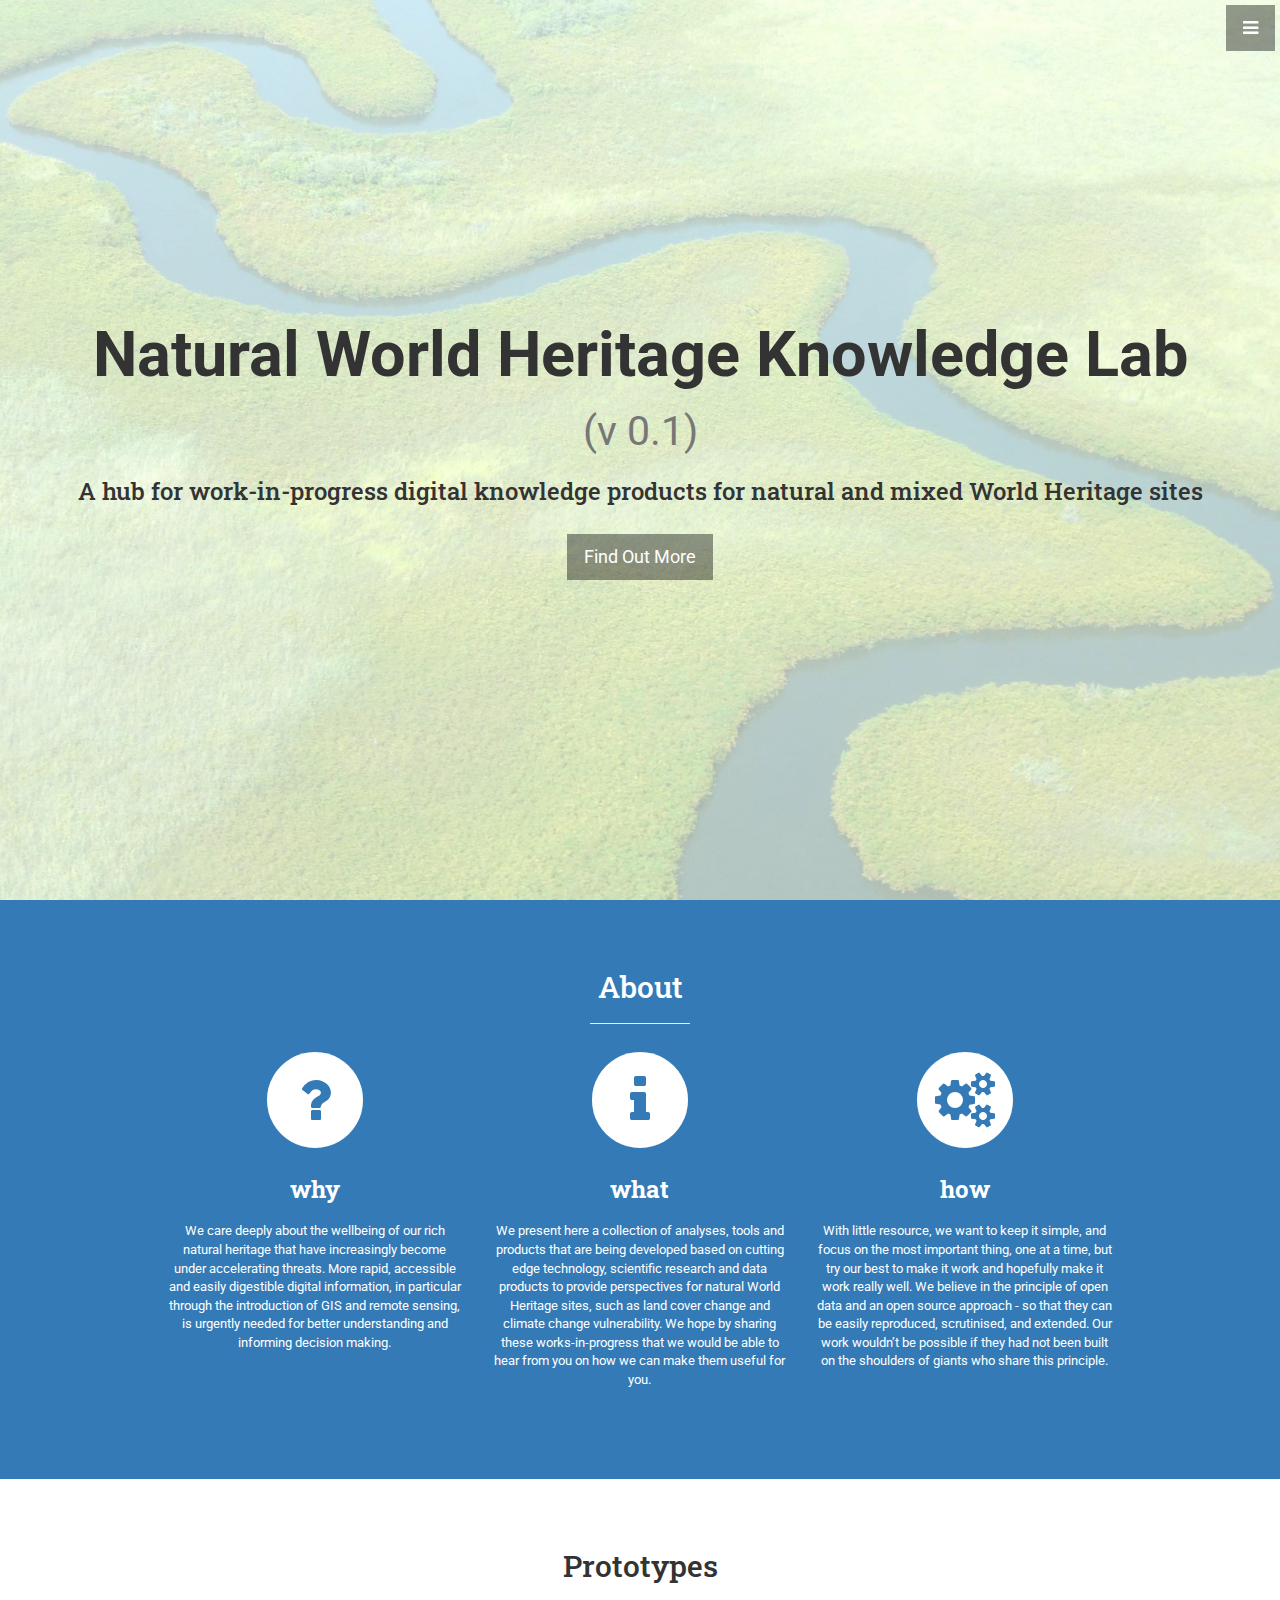
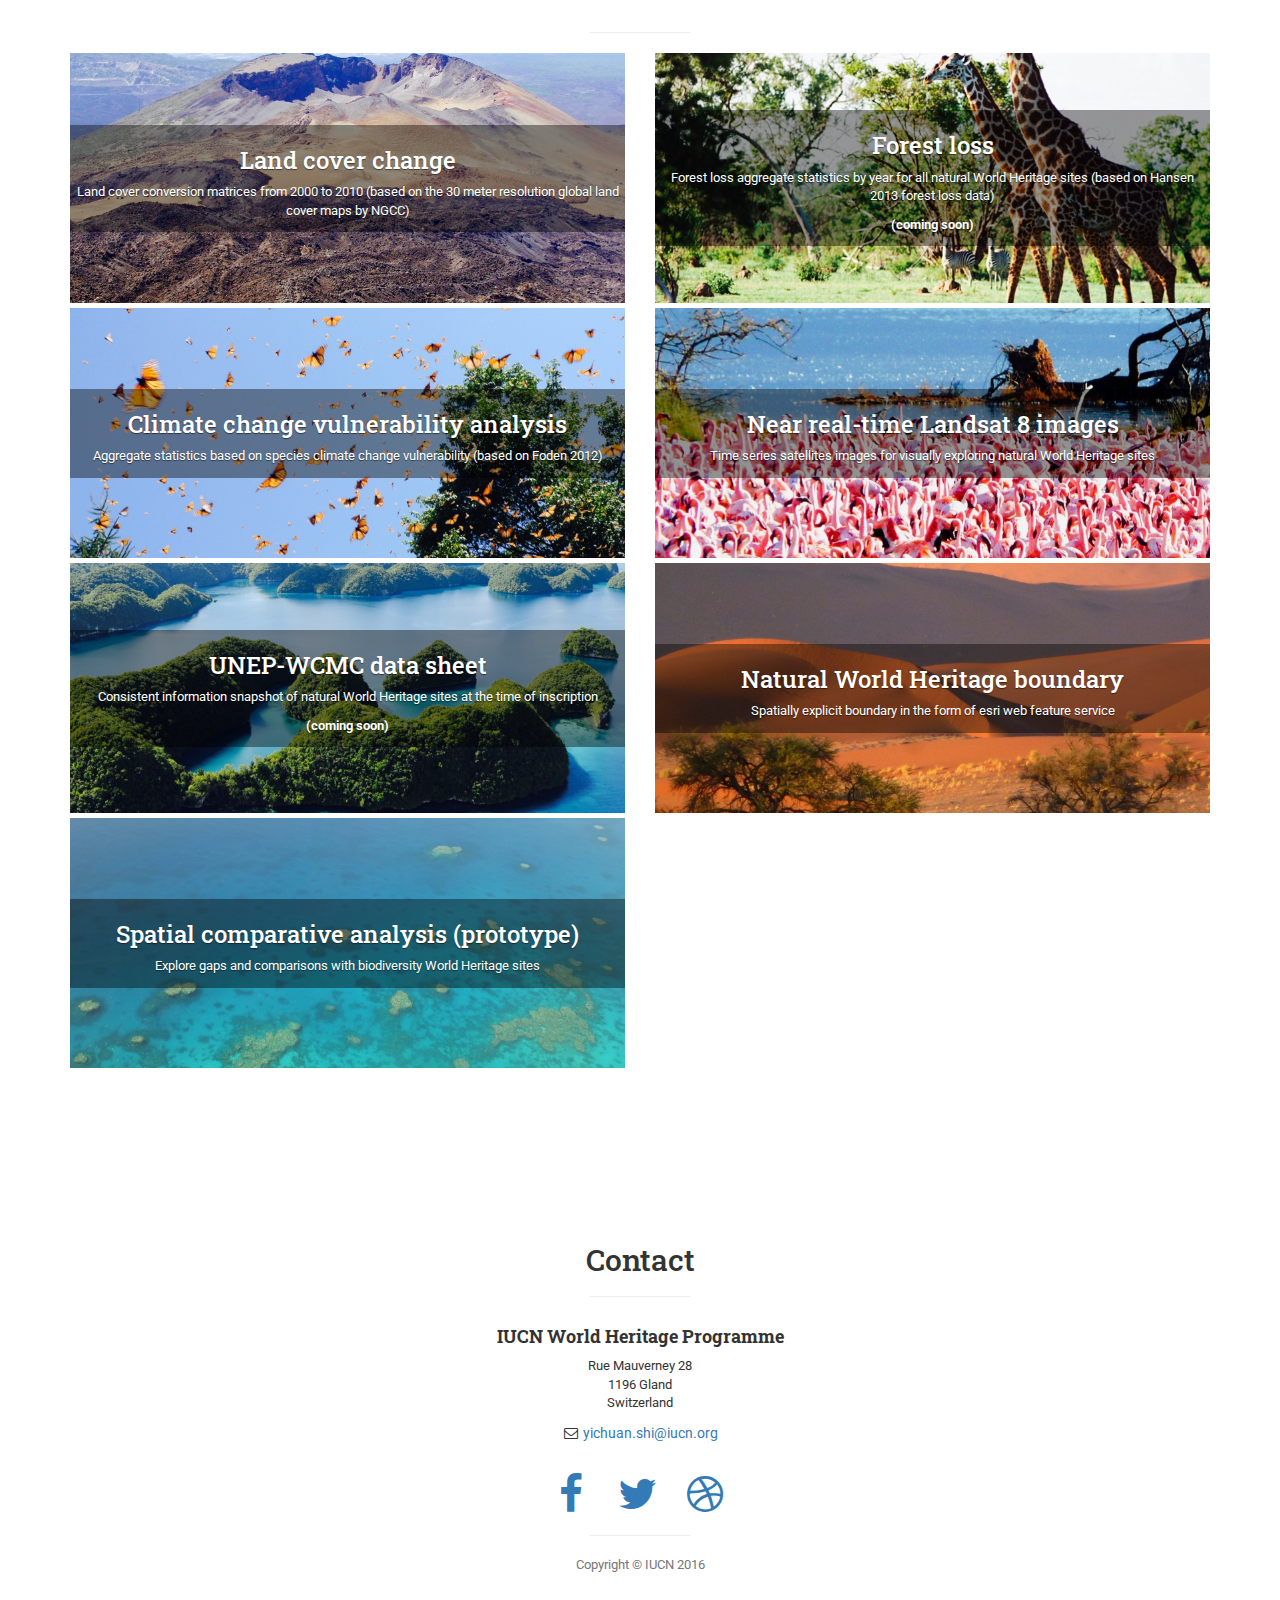
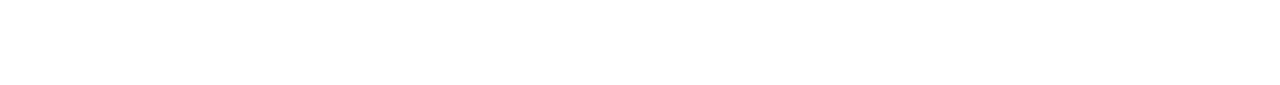
<file: index_old.html>
<!DOCTYPE html>
<html lang="en">

<head>
    <meta charset="utf-8">
    <meta http-equiv="X-UA-Compatible" content="IE=edge">
    <meta name="viewport" content="width=device-width, initial-scale=1">
    <meta name="description" content="">
    <meta name="author" content="">
    <title>World Heritage Knowledge Lab</title>
    <!-- Bootstrap Core CSS -->
    <link href="css/bootstrap.min.css" rel="stylesheet">
    <!-- Custom CSS -->
    <link href="css/stylish-portfolio.css" rel="stylesheet">
    <!-- Custom Fonts -->
    <link href="font-awesome/css/font-awesome.min.css" rel="stylesheet" type="text/css">
    <link href="https://fonts.googleapis.com/css?family=Roboto" rel="stylesheet">
    <link href="https://fonts.googleapis.com/css?family=Roboto+Slab" rel="stylesheet">
    <!-- HTML5 Shim and Respond.js IE8 support of HTML5 elements and media queries -->
    <!-- WARNING: Respond.js doesn't work if you view the page via file:// -->
    <!--[if lt IE 9]>
        <script src="https://oss.maxcdn.com/libs/html5shiv/3.7.0/html5shiv.js"></script>
        <script src="https://oss.maxcdn.com/libs/respond.js/1.4.2/respond.min.js"></script>
    <![endif]-->
    <style type="text/css">
    h2,
    h3,
    h4 {
        font-family: 'Roboto Slab', serif;
    }
    
    p {
        font-size: 13px;
    }
    /*header background*/
    
    .header {
        display: table;
        position: relative;
        width: 100%;
        height: 100%;
        -webkit-background-size: cover;
        -moz-background-size: cover;
        background-size: cover;
        -o-background-size: cover;
    }

    .header .hover-text {
        background: rgba(255, 255, 255, 0.6);

    }

    /*www*/
    
    div.service-item p{
        padding: 10px 0;
            }
    /*prototypes*/
    
    .prototypes {
        padding: 50px 0;
    }
    
    .prototypes h2 {
        padding: 0 0 30px 0;
    }

    .prototypes a:hover {
        text-decoration: none;
    }
    
    .prototypes-item {
        display: flex;
        flex-direction: column;
        justify-content: center;
        height: 250px;
        margin-bottom: 5px;
        background-size: 120%;
        background-position: center;
        transition: all 0.3s ease-in-out;
    }
    
    .prototypes-item .hover-text {
        color: white;
        text-shadow: 0 1px 1px rgba(0, 0, 0, 0.5);
        background: rgba(0, 0, 0, 0.4);
        padding: 2px;
    }
    
    .prototypes-item:hover {
        background-size: 110%;
    }
    
    .img-landcover {
        background-image: url("img/wh/thumb - 1.jpg");
    }
    
    .img-ccv {
        background-image: url("img/wh/thumb - 2.jpg");
    }
    
    .img-landsat {
        background-image: url("img/wh/thumb - 3.jpg");
    }
    
    .img-datasheet {
        background-image: url("img/wh/thumb - 4.jpg");
    }
    
    .img-wh_data {
        background-image: url("img/wh/thumb - 5.jpg");
    }
    
    .img-forest {
        background-image: url("img/wh/thumb - 6.jpg");
    }

    .img-whca {
        background-image: url("img/wh/thumb - 7.jpg");
    }
    </style>
</head>

<body>
    <!-- Navigation -->
    <a id="menu-toggle" href="#" class="btn btn-dark btn-lg toggle"><i class="fa fa-bars"></i></a>
    <nav id="sidebar-wrapper">
        <ul class="sidebar-nav">
            <a id="menu-close" href="#" class="btn btn-light btn-lg pull-right toggle"><i class="fa fa-times"></i></a>
            <li class="sidebar-brand">
                <a href="#top" onclick=$( "#menu-close").click();>The Laboratory</a>
            </li>
            <li>
                <a href="#top" onclick=$( "#menu-close").click();>Home</a>
            </li>
            <li>
                <a href="#about" onclick=$( "#menu-close").click();>About</a>
            </li>
            <li>
                <a href="#prototypes" onclick=$( "#menu-close").click();>Prototypes</a>
            </li>
            <li>
                <a href="#contact" onclick=$( "#menu-close").click();>Contact</a>
            </li>
        </ul>
    </nav>
    <!-- Header -->
    <header id="top" class="header">
        <div class="text-vertical-center hover-text">
            <h1>Natural World Heritage Knowledge Lab</h1>
            <h1><small>(v 0.1)</small></h1>
            <h3>
A hub for work-in-progress digital knowledge products for natural and mixed World Heritage sites</h3>
            <br>
            <a href="#about" class="btn btn-dark btn-lg">Find Out More</a>
        </div>
    </header>
    <!-- about -->
    <!-- The circle icons use Font Awesome's stacked icon classes. For more information, visit http://fontawesome.io/examples/ -->
    <section id="about" class="services bg-primary">
        <div class="container">
            <div class="row text-center">
                <div class="col-lg-10 col-lg-offset-1">
                    <h2>About</h2>
                    <hr class="small">
                    <div class="row">
                        <div class="col-sm-4 col-xs-12">
                            <div class="service-item">
                                <span class="fa-stack fa-4x">
                                <i class="fa fa-circle fa-stack-2x"></i>
                                <i class="fa fa-question fa-stack-1x text-primary"></i>
                            </span>
                                <h3>
                                    <strong>why</strong>
                                </h3>
                                <p>We care deeply about the wellbeing of our rich natural heritage that have increasingly become under accelerating threats. More rapid, accessible and easily digestible digital information, in particular through the introduction of GIS and remote sensing, is urgently needed for better understanding and informing decision making.</p>
                            </div>
                        </div>
                        <div class="col-sm-4 col-xs-12">
                            <div class="service-item">
                                <span class="fa-stack fa-4x">
                                <i class="fa fa-circle fa-stack-2x"></i>
                                <i class="fa fa-info fa-stack-1x text-primary"></i>
                            </span>
                                <h3>
                                    <strong>what</strong>
                                </h3>
                                <p>We present here a collection of analyses, tools and products that are being developed based on cutting edge technology, scientific research and data products to provide perspectives for natural World Heritage sites, such as land cover change and climate change vulnerability. We hope by sharing these works-in-progress that we would be able to hear from you on how we can make them useful for you.</p>
                            </div>
                        </div>
                        <div class="col-sm-4 col-xs-12">
                            <div class="service-item">
                                <span class="fa-stack fa-4x">
                                <i class="fa fa-circle fa-stack-2x"></i>
                                <i class="fa fa-gears fa-stack-1x text-primary"></i>
                            </span>
                                <h3>
                                    <strong>how</strong>
                                </h3>
                                <p>With little resource, we want to keep it simple, and focus on the most important thing, one at a time, but try our best to make it work and hopefully make it work really well. We believe in the principle of open data and an open source approach - so that they can be easily reproduced, scrutinised, and extended. Our work wouldn’t be possible if they had not been built on the shoulders of giants who share this principle.</p>
                            </div>
                        </div>
                    </div>
                    <!-- /.row (nested) -->
                </div>
                <!-- /.col-lg-10 -->
            </div>
            <!-- /.row -->
        </div>
        <!-- /.container -->
    </section>
    <!-- prototypes -->
    <section id="prototypes" class='prototypes'>
        <div class="container">
            <div class="row">
                <div class="col-lg-12 text-center">
                    <h2>Prototypes</h2>
                    <hr class="small">
                    <div class="row">
                        <div class="col-sm-6 col-xs-12">
                            <a target="_blank" href="http://wh-app.yichuans.me/wh_app/landcover">
                                <div class="prototypes-item img-landcover">
                                    <div class="hover-text">
                                        <h3>Land cover change</h3>
                                        <p>Land cover conversion matrices from 2000 to 2010 (based on the 30 meter resolution global land cover maps by NGCC)
                                        </p>
                                    </div>
                                </div>
                            </a>
                        </div>
                        <div class="col-sm-6 col-xs-12">
                            <a target="_blank" href="#">
                                <div class="prototypes-item img-forest">
                                    <div class="hover-text">
                                        <h3>Forest loss</h3>
                                        <p>Forest loss aggregate statistics by year for all natural World Heritage sites (based on Hansen 2013 forest loss data)
                                        </p>
                                        <p><strong>(coming soon)</strong></p>
                                    </div>
                                </div>
                            </a>
                        </div>
                        <div class="col-sm-6 col-xs-12">
                            <a target="_blank" href="http://wh-app.yichuans.me/ccv">
                                <div class="prototypes-item img-ccv">
                                    <div class="hover-text">
                                        <h3>Climate change vulnerability analysis</h3>
                                        <p>Aggregate statistics based on species climate change vulnerability (based on Foden 2012)
                                        </p>
                                    </div>
                                </div>
                            </a>
                        </div>
                        <div class="col-sm-6 col-xs-12">
                            <a target="_blank" href="http://wh-app.yichuans.me/landsat">
                                <div class="prototypes-item img-landsat">
                                    <div class="hover-text">
                                        <h3>Near real-time Landsat 8 images</h3>
                                        <p>Time series satellites images for visually exploring natural World Heritage sites
                                        </p>
                                    </div>
                                </div>
                            </a>
                        </div>
                        <div class="col-sm-6 col-xs-12">
                            <a target="_blank" href="http://52.16.74.158/wh_app/default/wh_html_bs2/191">
                                <div class="prototypes-item img-datasheet">
                                    <div class="hover-text">
                                        <h3>UNEP-WCMC data sheet</h3>
                                        <p>Consistent information snapshot of natural World Heritage sites at the time of inscription</p>
                                        <p><strong>(coming soon)</strong></p>
                                    </div>
                                </div>
                            </a>
                        </div>
                        <div class="col-sm-6 col-xs-12">
                            <a target="_blank" href="http://wcmc.io/3f3e">
                                <div class="prototypes-item img-wh_data">
                                    <div class="hover-text">
                                        <h3>Natural World Heritage boundary</h3>
                                        <p>Spatially explicit boundary in the form of esri web feature service</p>
                                    </div>
                                </div>
                            </a>
                        </div>
                        <div class="col-sm-6 col-xs-12">
                            <a target="_blank" href="http://whca.yichuans.me">
                                <div class="prototypes-item img-whca">
                                    <div class="hover-text">
                                        <h3>Spatial comparative analysis (prototype)</h3>
                                        <p>Explore gaps and comparisons with biodiversity World Heritage sites</p>
                                    </div>
                                </div>
                            </a>
                        </div>
                    </div>
                </div>
            </div>
    </section>
    <!-- Footer -->
    <footer>
        <div id='contact' class="container">
            <div class="col-lg-10 col-lg-offset-1 text-center">
                <h2>Contact</h2>
                <hr class="small">
                <div class="row">
                    <h4><strong>IUCN World Heritage Programme</strong>
                    </h4>
                    <p>Rue Mauverney 28
                        <br> 1196 Gland
                        <br> Switzerland
                    </p>
                    <ul class="list-unstyled">
                        <li><i class="fa fa-envelope-o fa-fw"></i> <a href="mailto:yichuan.shi@iucn.org">yichuan.shi@iucn.org</a>
                        </li>
                    </ul>
                    <br>
                    <ul class="list-inline">
                        <li>
                            <a href="#"><i class="fa fa-facebook fa-fw fa-3x"></i></a>
                        </li>
                        <li>
                            <a href="#"><i class="fa fa-twitter fa-fw fa-3x"></i></a>
                        </li>
                        <li>
                            <a href="#"><i class="fa fa-dribbble fa-fw fa-3x"></i></a>
                        </li>
                    </ul>
                    <hr class="small">
                    <p class="text-muted">Copyright &copy; IUCN 2016</p>
                </div>
            </div>
        </div>
        <a id="to-top" href="#top" class="btn btn-dark btn-lg"><i class="fa fa-chevron-up fa-fw fa-1x"></i></a>
    </footer>
    <!-- jQuery -->
    <script src="js/jquery.js"></script>
    <!-- Bootstrap Core JavaScript -->
    <script src="js/bootstrap.min.js"></script>
    <!-- Custom Theme JavaScript -->
    <script>
    // Closes the sidebar menu
    $("#menu-close").click(function(e) {
        e.preventDefault();
        $("#sidebar-wrapper").toggleClass("active");
    });
    // Opens the sidebar menu
    $("#menu-toggle").click(function(e) {
        e.preventDefault();
        $("#sidebar-wrapper").toggleClass("active");
    });
    // Scrolls to the selected menu item on the page
    $(function() {
        $('a[href*=#]:not([href=#],[data-toggle],[data-target],[data-slide])').click(function() {
            if (location.pathname.replace(/^\//, '') == this.pathname.replace(/^\//, '') || location.hostname == this.hostname) {
                var target = $(this.hash);
                target = target.length ? target : $('[name=' + this.hash.slice(1) + ']');
                if (target.length) {
                    $('html,body').animate({
                        scrollTop: target.offset().top
                    }, 1000);
                    return false;
                }
            }
        });
    });
    //#to-top button appears after scrolling
    var fixed = false;
    $(document).scroll(function() {
        if ($(this).scrollTop() > 250) {
            if (!fixed) {
                fixed = true;
                // $('#to-top').css({position:'fixed', display:'block'});
                $('#to-top').show("slow", function() {
                    $('#to-top').css({
                        position: 'fixed',
                        display: 'block'
                    });
                });
            }
        } else {
            if (fixed) {
                fixed = false;
                $('#to-top').hide("slow", function() {
                    $('#to-top').css({
                        display: 'none'
                    });
                });
            }
        }
    });
    // Disable Google Maps scrolling
    // See http://stackoverflow.com/a/25904582/1607849
    // Disable scroll zooming and bind back the click event
    var onMapMouseleaveHandler = function(event) {
        var that = $(this);
        that.on('click', onMapClickHandler);
        that.off('mouseleave', onMapMouseleaveHandler);
        that.find('iframe').css("pointer-events", "none");
    }
    var onMapClickHandler = function(event) {
            var that = $(this);
            // Disable the click handler until the user leaves the map area
            that.off('click', onMapClickHandler);
            // Enable scrolling zoom
            that.find('iframe').css("pointer-events", "auto");
            // Handle the mouse leave event
            that.on('mouseleave', onMapMouseleaveHandler);
        }
        // Enable map zooming with mouse scroll when the user clicks the map
    $('.map').on('click', onMapClickHandler);
    </script>
</body>

</html>
</file>
<file: css/stylish-portfolio.css>
/*!
 * Start Bootstrap - Stylish Portfolio (http://startbootstrap.com/)
 * Copyright 2013-2016 Start Bootstrap
 * Licensed under MIT (https://github.com/BlackrockDigital/startbootstrap/blob/gh-pages/LICENSE)
 */

/* Global Styles */

html,
body {
    width: 100%;
    height: 100%;
}

body {
    font-family: "Roboto", "Source Sans Pro","Helvetica Neue",Helvetica,Arial,sans-serif;
}

.text-vertical-center {
    display: table-cell;
    text-align: center;
    vertical-align: middle;
}

.text-vertical-center h1 {
    margin: 0;
    padding: 0;
    font-size: 4.5em;
    font-weight: 700;
}

/* Custom Button Styles */

.btn-dark {
    border-radius: 0;
    color: #fff;
    background-color: rgba(0,0,0,0.4);
}

.btn-dark:hover,
.btn-dark:focus,
.btn-dark:active {
    color: #fff;
    background-color: rgba(0,0,0,0.7);
}

.btn-light {
    border-radius: 0;
    color: #333;
    background-color: rgb(255,255,255);
}

.btn-light:hover,
.btn-light:focus,
.btn-light:active {
    color: #333;
    background-color: rgba(255,255,255,0.8);
}

/* Custom Horizontal Rule */

hr.small {
    max-width: 100px;
}

/* Side Menu */

#sidebar-wrapper {
    z-index: 1000;
    position: fixed;
    right: 0;
    width: 250px;
    height: 100%;
    transform: translateX(250px);
    overflow-y: auto;
    background: #222;
    -webkit-transition: all 0.4s ease 0s;
    -moz-transition: all 0.4s ease 0s;
    -ms-transition: all 0.4s ease 0s;
    -o-transition: all 0.4s ease 0s;
    transition: all 0.4s ease 0s;
}

.sidebar-nav {
    position: absolute;
    top: 0;
    width: 250px;
    margin: 0;
    padding: 0;
    list-style: none;
}

.sidebar-nav li {
    text-indent: 20px;
    line-height: 40px;
}

.sidebar-nav li a {
    display: block;
    text-decoration: none;
    color: #999;
}

.sidebar-nav li a:hover {
    text-decoration: none;
    color: #fff;
    background: rgba(255,255,255,0.2);
}

.sidebar-nav li a:active,
.sidebar-nav li a:focus {
    text-decoration: none;
}

.sidebar-nav > .sidebar-brand {
    height: 55px;
    font-size: 18px;
    line-height: 55px;
}

.sidebar-nav > .sidebar-brand a {
    color: #999;
}

.sidebar-nav > .sidebar-brand a:hover {
    color: #fff;
    background: none;
}

#menu-toggle {
    z-index: 1;
    position: fixed;
    top: 0;
    right: 0;
}

#sidebar-wrapper.active {
    right: 250px;
    width: 250px;
    -webkit-transition: all 0.4s ease 0s;
    -moz-transition: all 0.4s ease 0s;
    -ms-transition: all 0.4s ease 0s;
    -o-transition: all 0.4s ease 0s;
    transition: all 0.4s ease 0s;
}

.toggle {
    margin: 5px 5px 0 0;
}

/* Header */

.header {
    display: table;
    position: relative;
    width: 100%;
    height: 100%;
    background: url(../img/bg2.jpg) no-repeat center center scroll;
    -webkit-background-size: cover;
    -moz-background-size: cover;
    background-size: cover;
    -o-background-size: cover;
}

/* About */

.about {
    padding: 50px 0;
}

/* Services */

.services {
    padding: 50px 0;
}

.service-item {
    margin-bottom: 30px;
}

/* Callout */

.callout {
    display: table;
    width: 100%;
    height: 200px;
    color: #fff;
    background: url(../img/callout.jpg) no-repeat center center scroll;
    -webkit-background-size: cover;
    -moz-background-size: cover;
    background-size: cover;
    -o-background-size: cover;
}

/* Portfolio */

.portfolio {
    padding: 50px 0;
}

.portfolio-item {
    margin-bottom: 30px;
}

.img-portfolio {
    margin: 0 auto;
}

.img-portfolio:hover {
    opacity: 0.8;
}

/* Call to Action */

.call-to-action {
    padding: 50px 0;
}

.call-to-action .btn {
    margin: 10px;
}

/* Map */

.map {
    height: 500px;
}

@media(max-width:768px) {
    .map {
        height: 75%;
    }
}

.map iframe {
    pointer-events: none;
}

/* Footer */

footer {
    padding: 100px 0;
}

#to-top {
  display: none;
  position: fixed;
  bottom: 5px;
  right: 5px;
}
</file>
